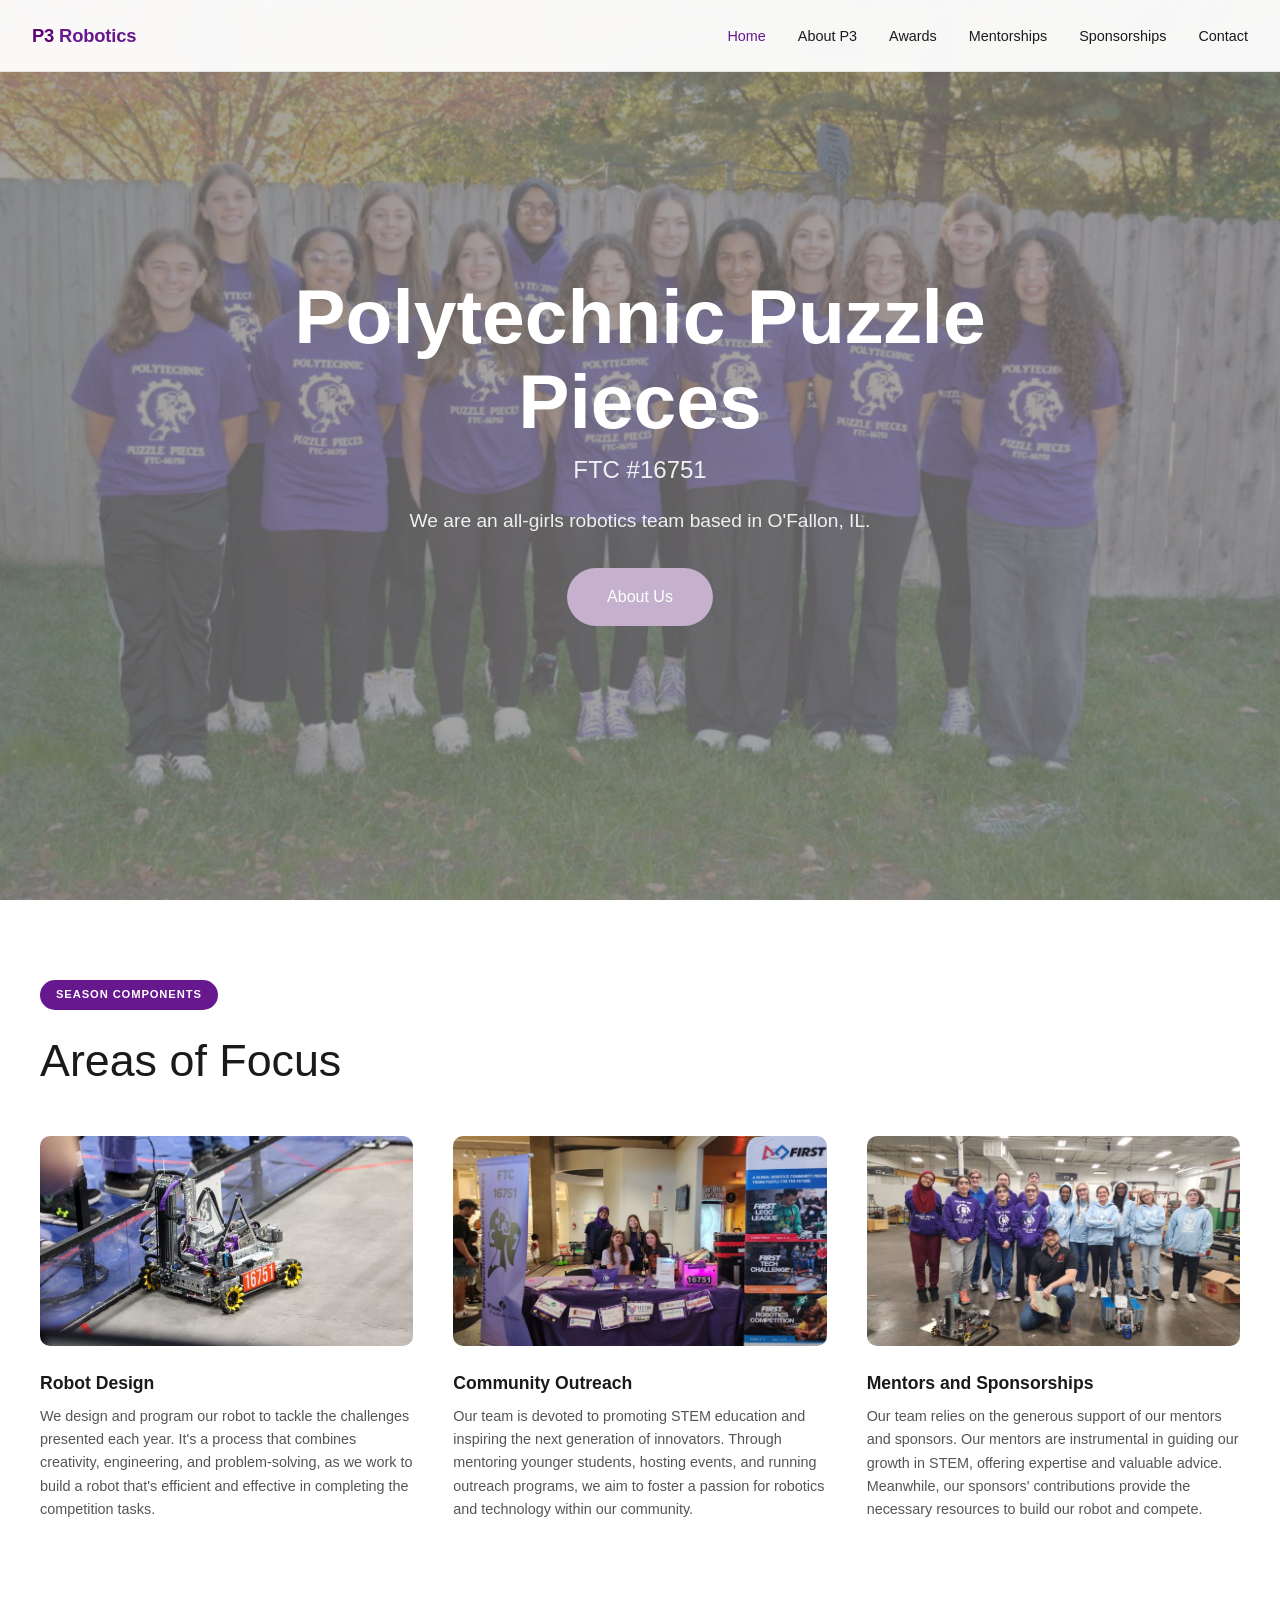
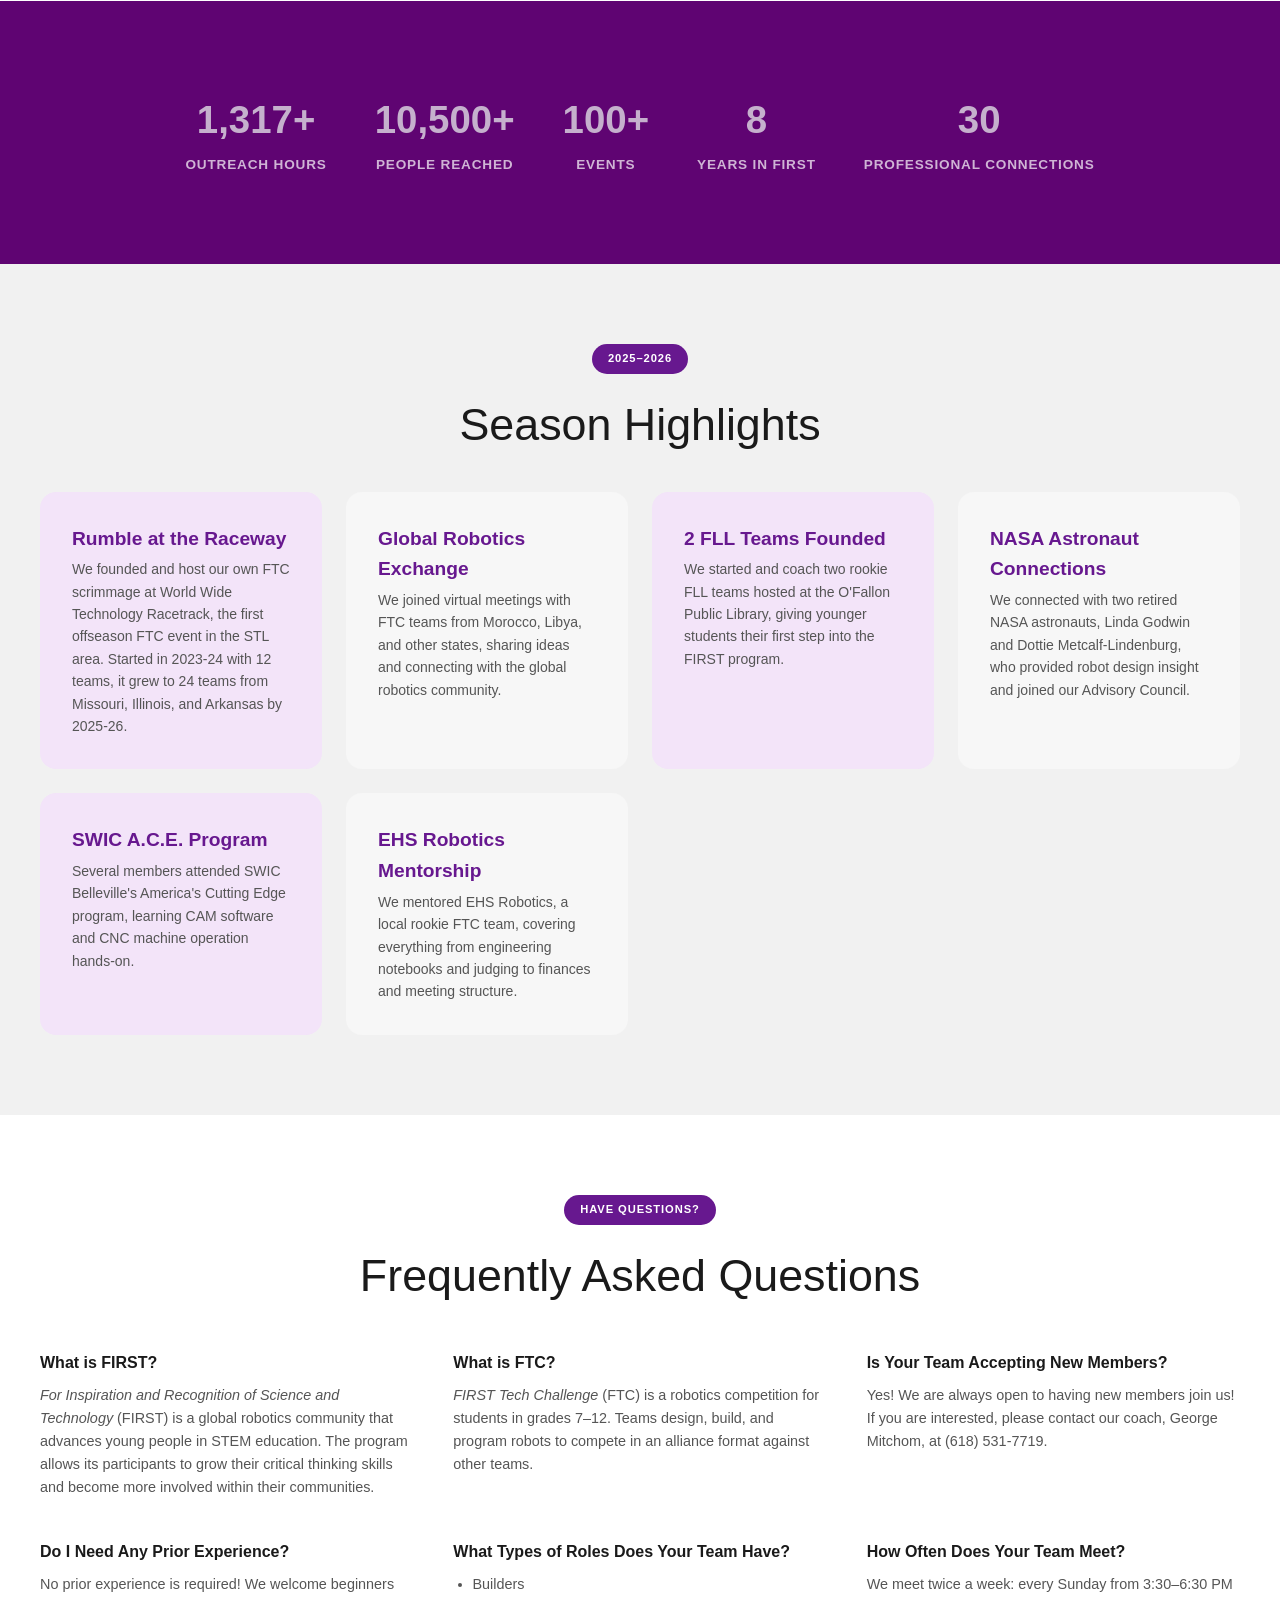
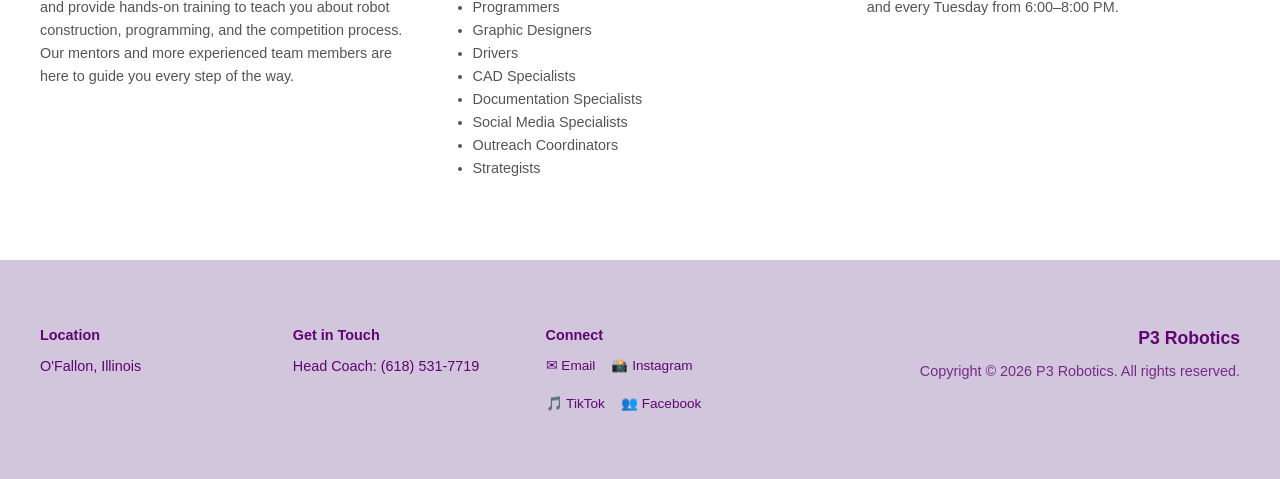
<file: index.html>
<!DOCTYPE html>
<html lang="en">
<head>
  <meta charset="UTF-8">
  <meta name="viewport" content="width=device-width, initial-scale=1.0">
  <title>P3 Robotics – Polytechnic Puzzle Pieces FTC #16751</title>
  <meta name="description" content="We are an all-girls FTC robotics team based in O'Fallon, IL. FTC Team #16751 – Polytechnic Puzzle Pieces.">
  <link rel="stylesheet" href="css/styles.css">
  <style>
    .fade-in { opacity: 0; transform: translateY(24px); transition: opacity 0.6s ease, transform 0.6s ease; }
    .fade-in.visible { opacity: 1; transform: none; }
    .features-img { width: 100%; aspect-ratio: 16/9; object-fit: cover; border-radius: 10px; margin-bottom: 1rem; }
  </style>
</head>
<body>

<nav>
  <a class="nav-logo" href="index.html">P3 <span>Robotics</span></a>
  <ul class="nav-links">
    <li><a href="index.html">Home</a></li>
    <li><a href="about.html">About P3</a></li>
    <li><a href="awards.html">Awards</a></li>
    <li><a href="mentorships.html">Mentorships</a></li>
    <li><a href="sponsorships.html">Sponsorships</a></li>
    <li><a href="contact.html">Contact</a></li>
  </ul>
  <button class="nav-hamburger" aria-label="Menu">
    <span></span><span></span><span></span>
  </button>
</nav>

<!-- HERO -->
<section class="hero">
  <div class="hero-bg"></div>
  <div class="hero-overlay"></div>
  <div class="hero-content">
    <h1>Polytechnic Puzzle Pieces</h1>
    <h2>FTC #16751</h2>
    <p>We are an all-girls robotics team based in O'Fallon, IL.</p>
    <a href="about.html" class="btn btn-purple">About Us</a>
  </div>
</section>

<!-- AREAS OF FOCUS -->
<section class="bg-white">
  <div class="container">
    <div class="fade-in">
      <span class="section-tag">Season Components</span>
      <h2 class="section-title">Areas of Focus</h2>
    </div>
    <div class="features-row fade-in">
      <div class="feature-item">
        <img src="images/5M9A9122-min-edited-1-768x369Robot Design.jpg" alt="Robot Design" class="features-img">
        <h3>Robot Design</h3>
        <p>We design and program our robot to tackle the challenges presented each year. It's a process that combines creativity, engineering, and problem-solving, as we work to build a robot that's efficient and effective in completing the competition tasks.</p>
      </div>
      <div class="feature-item">
        <img src="images/20240607_175105-768x576Community Outreach.jpg" alt="Community Outreach" class="features-img">
        <h3>Community Outreach</h3>
        <p>Our team is devoted to promoting STEM education and inspiring the next generation of innovators. Through mentoring younger students, hosting events, and running outreach programs, we aim to foster a passion for robotics and technology within our community.</p>
      </div>
      <div class="feature-item">
        <img src="images/20241105_144559-768x576Mentors and Sponsorships.jpg" alt="Mentors and Sponsorships" class="features-img">
        <h3>Mentors and Sponsorships</h3>
        <p>Our team relies on the generous support of our mentors and sponsors. Our mentors are instrumental in guiding our growth in STEM, offering expertise and valuable advice. Meanwhile, our sponsors' contributions provide the necessary resources to build our robot and compete.</p>
      </div>
    </div>
  </div>
</section>

<!-- TIMELINE -->
<!-- SEASON OVERVIEW HIDDEN — remove style to restore -->
<section id="timeline" style="display:none">
  <div class="container">
    <div class="fade-in text-center">
      <span class="section-tag">Season Overview</span>
      <h2 class="section-title">Timeline</h2>
    </div>
    <div class="timeline-grid fade-in">
      <!-- Meet 1 -->
      <div class="timeline-card">
        <div class="timeline-meet">Meet 1</div>
        <div class="timeline-venue">Marion High School</div>
        <details>
          <summary>Robot Design</summary>
          <p>Our robot had a spin-take that could collect the artifacts from the floor. We placed vertically-aligned wheels on the interior to assist the artifacts' movement from the back of our robot to the front where they are shot. We added horizontally-aligned wheels so the balls can be shot at the goals with high velocity. We had a Limelight camera on the front that could read April Tags and change our shooting velocity based on distance from the goal.</p>
        </details>
        <details>
          <summary>Autonomous</summary>
          <p>We had a basic program that allowed us to move away from our starting position and park in the Shooting Zone or our Base Zone. Additionally, we had a program that could score 3 preloaded artifacts into the goal, then park.</p>
        </details>
        <details>
          <summary>Performance</summary>
          <p>We won 3 matches. We lost 2 matches.</p>
        </details>
      </div>
      <!-- Meet 2 -->
      <div class="timeline-card gray">
        <div class="timeline-meet">Meet 2</div>
        <div class="timeline-venue">Metro East Lutheran High School</div>
        <details>
          <summary>Robot Design</summary>
          <p>Our robot design still used a spin-take mechanism. We added a new 3D-printed hooded shooting mechanism on the front to improve shooting accuracy. We also upgraded our spin-take with rubber wheels with longer spikes and added a stopper to prevent the artifacts from leaving the shooter too early.</p>
        </details>
        <details>
          <summary>Autonomous</summary>
          <p>We still had a basic parking program and the 3-artifact shoot program, but we also added the option of collecting and scoring 6 artifacts (the 3 preloads and 3 additional from the first spike mark), then parking.</p>
        </details>
        <details>
          <summary>Performance</summary>
          <p>We won 3 matches. We lost 2 matches. We placed 8th overall.</p>
        </details>
      </div>
      <!-- Meet 3 -->
      <div class="timeline-card">
        <div class="timeline-meet">Meet 3</div>
        <div class="timeline-venue">Southwestern Illinois College</div>
        <details>
          <summary>Robot Design</summary>
          <p>Updates coming after Saturday, January 17th, 2026</p>
        </details>
        <details>
          <summary>Autonomous</summary>
          <p>Updates coming after Saturday, January 17th, 2026</p>
        </details>
        <details>
          <summary>Performance</summary>
          <p>Updates coming after Saturday, January 17th, 2026</p>
        </details>
      </div>
      <!-- Qualifier -->
      <div class="timeline-card">
        <div class="timeline-meet">Qualifier</div>
        <div class="timeline-venue">Wesclin Senior High School</div>
        <details>
          <summary>Robot Design</summary>
          <p>Updates coming after Saturday, February 7th, 2026</p>
        </details>
        <details>
          <summary>Autonomous</summary>
          <p>Updates coming after Saturday, February 7th, 2026</p>
        </details>
        <details>
          <summary>Performance</summary>
          <p>Updates coming after Saturday, February 7th, 2026</p>
        </details>
      </div>
      <!-- State -->
      <div class="timeline-card gray">
        <div class="timeline-meet">State</div>
        <div class="timeline-venue">Northern Illinois University</div>
        <details>
          <summary>Robot Design</summary>
          <p>Updates coming if we advance to State</p>
        </details>
        <details>
          <summary>Autonomous</summary>
          <p>Updates coming if we advance to State</p>
        </details>
        <details>
          <summary>Performance</summary>
          <p>Updates coming if we advance to state</p>
        </details>
      </div>
      <!-- Premier Event -->
      <div class="timeline-card">
        <div class="timeline-meet">Premier Event</div>
        <div class="timeline-venue">TBD</div>
        <details>
          <summary>Coming Soon!</summary>
          <p>Updates coming if we advance to State</p>
        </details>
      </div>
    </div>
  </div>
</section>

<!-- STATS BAR -->
<section style="background: var(--purple-dark); color: white;">
  <div class="container fade-in text-center">
    <div style="display:flex; flex-wrap:wrap; justify-content:center; gap:3rem; padding:0.5rem 0;">
      <div>
        <div style="font-size:2.4rem; font-weight:800; color:#c5b0cd;">1,317+</div>
        <div style="font-size:0.85rem; font-weight:600; text-transform:uppercase; letter-spacing:0.06em; color:rgba(255,255,255,0.7); margin-top:0.25rem;">Outreach Hours</div>
      </div>
      <div>
        <div style="font-size:2.4rem; font-weight:800; color:#c5b0cd;">10,500+</div>
        <div style="font-size:0.85rem; font-weight:600; text-transform:uppercase; letter-spacing:0.06em; color:rgba(255,255,255,0.7); margin-top:0.25rem;">People Reached</div>
      </div>
      <div>
        <div style="font-size:2.4rem; font-weight:800; color:#c5b0cd;">100+</div>
        <div style="font-size:0.85rem; font-weight:600; text-transform:uppercase; letter-spacing:0.06em; color:rgba(255,255,255,0.7); margin-top:0.25rem;">Events</div>
      </div>
      <div>
        <div style="font-size:2.4rem; font-weight:800; color:#c5b0cd;">8</div>
        <div style="font-size:0.85rem; font-weight:600; text-transform:uppercase; letter-spacing:0.06em; color:rgba(255,255,255,0.7); margin-top:0.25rem;">Years in FIRST</div>
      </div>
      <div>
        <div style="font-size:2.4rem; font-weight:800; color:#c5b0cd;">30</div>
        <div style="font-size:0.85rem; font-weight:600; text-transform:uppercase; letter-spacing:0.06em; color:rgba(255,255,255,0.7); margin-top:0.25rem;">Professional Connections</div>
      </div>
    </div>
  </div>
</section>

<!-- SEASON HIGHLIGHTS -->
<section style="background: var(--gray-bg);">
  <div class="container">
    <div class="fade-in text-center" style="margin-bottom:2.5rem;">
      <span class="section-tag">2025–2026</span>
      <h2 class="section-title">Season Highlights</h2>
    </div>
    <div class="cards-grid fade-in">
      <div class="card">
        <div class="card-name">Rumble at the Raceway</div>
        <p class="card-bio">We founded and host our own FTC scrimmage at World Wide Technology Racetrack, the first offseason FTC event in the STL area. Started in 2023-24 with 12 teams, it grew to 24 teams from Missouri, Illinois, and Arkansas by 2025-26.</p>
      </div>
      <div class="card card-gray">
        <div class="card-name">Global Robotics Exchange</div>
        <p class="card-bio">We joined virtual meetings with FTC teams from Morocco, Libya, and other states, sharing ideas and connecting with the global robotics community.</p>
      </div>
      <div class="card">
        <div class="card-name">2 FLL Teams Founded</div>
        <p class="card-bio">We started and coach two rookie FLL teams hosted at the O'Fallon Public Library, giving younger students their first step into the FIRST program.</p>
      </div>
      <div class="card card-gray">
        <div class="card-name">NASA Astronaut Connections</div>
        <p class="card-bio">We connected with two retired NASA astronauts, Linda Godwin and Dottie Metcalf-Lindenburg, who provided robot design insight and joined our Advisory Council.</p>
      </div>
      <div class="card">
        <div class="card-name">SWIC A.C.E. Program</div>
        <p class="card-bio">Several members attended SWIC Belleville's America's Cutting Edge program, learning CAM software and CNC machine operation hands-on.</p>
      </div>
      <div class="card card-gray">
        <div class="card-name">EHS Robotics Mentorship</div>
        <p class="card-bio">We mentored EHS Robotics, a local rookie FTC team, covering everything from engineering notebooks and judging to finances and meeting structure.</p>
      </div>
    </div>
  </div>
</section>

<!-- FAQ -->
<section id="faq" class="bg-white">
  <div class="container">
    <div class="fade-in text-center">
      <span class="section-tag">Have Questions?</span>
      <h2 class="section-title">Frequently Asked Questions</h2>
    </div>
    <div class="faq-grid fade-in">
      <div class="faq-item">
        <h3>What is FIRST?</h3>
        <p><em>For Inspiration and Recognition of Science and Technology</em> (FIRST) is a global robotics community that advances young people in STEM education. The program allows its participants to grow their critical thinking skills and become more involved within their communities.</p>
      </div>
      <div class="faq-item">
        <h3>What is FTC?</h3>
        <p><em>FIRST Tech Challenge</em> (FTC) is a robotics competition for students in grades 7–12. Teams design, build, and program robots to compete in an alliance format against other teams.</p>
      </div>
      <div class="faq-item">
        <h3>Is Your Team Accepting New Members?</h3>
        <p>Yes! We are always open to having new members join us! If you are interested, please contact our coach, George Mitchom, at (618) 531-7719.</p>
      </div>
      <div class="faq-item">
        <h3>Do I Need Any Prior Experience?</h3>
        <p>No prior experience is required! We welcome beginners and provide hands-on training to teach you about robot construction, programming, and the competition process. Our mentors and more experienced team members are here to guide you every step of the way.</p>
      </div>
      <div class="faq-item">
        <h3>What Types of Roles Does Your Team Have?</h3>
        <ul>
          <li>Builders</li>
          <li>Programmers</li>
          <li>Graphic Designers</li>
          <li>Drivers</li>
          <li>CAD Specialists</li>
          <li>Documentation Specialists</li>
          <li>Social Media Specialists</li>
          <li>Outreach Coordinators</li>
          <li>Strategists</li>
        </ul>
      </div>
      <div class="faq-item">
        <h3>How Often Does Your Team Meet?</h3>
        <p>We meet twice a week: every Sunday from 3:30–6:30 PM and every Tuesday from 6:00–8:00 PM.</p>
      </div>
    </div>
  </div>
</section>

<!-- FOOTER -->
<footer>
  <div class="footer-inner">
    <div class="footer-col">
      <h4>Location</h4>
      <p>O'Fallon, Illinois</p>
    </div>
    <div class="footer-col">
      <h4>Get in Touch</h4>
      <p>Head Coach: (618) 531-7719</p>
    </div>
    <div class="footer-col">
      <h4>Connect</h4>
      <div class="social-links">
        <a href="mailto:polytechnicpuzzlepieces@gmail.com">✉ Email</a>
        <a href="https://www.instagram.com/polytechnicpuzzlepieces" target="_blank" rel="noopener">📸 Instagram</a>
        <a href="https://www.tiktok.com/@ftc16751" target="_blank" rel="noopener">🎵 TikTok</a>
        <a href="https://www.facebook.com/share/14a7jFLZGd/" target="_blank" rel="noopener">👥 Facebook</a>
      </div>
    </div>
    <div class="footer-col footer-right">
      <div class="footer-brand">P3 Robotics</div>
      <p class="footer-copy">Copyright © 2026 P3 Robotics. All rights reserved.</p>
    </div>
  </div>
</footer>

<script src="js/main.js"></script>
</body>
</html>
</file>
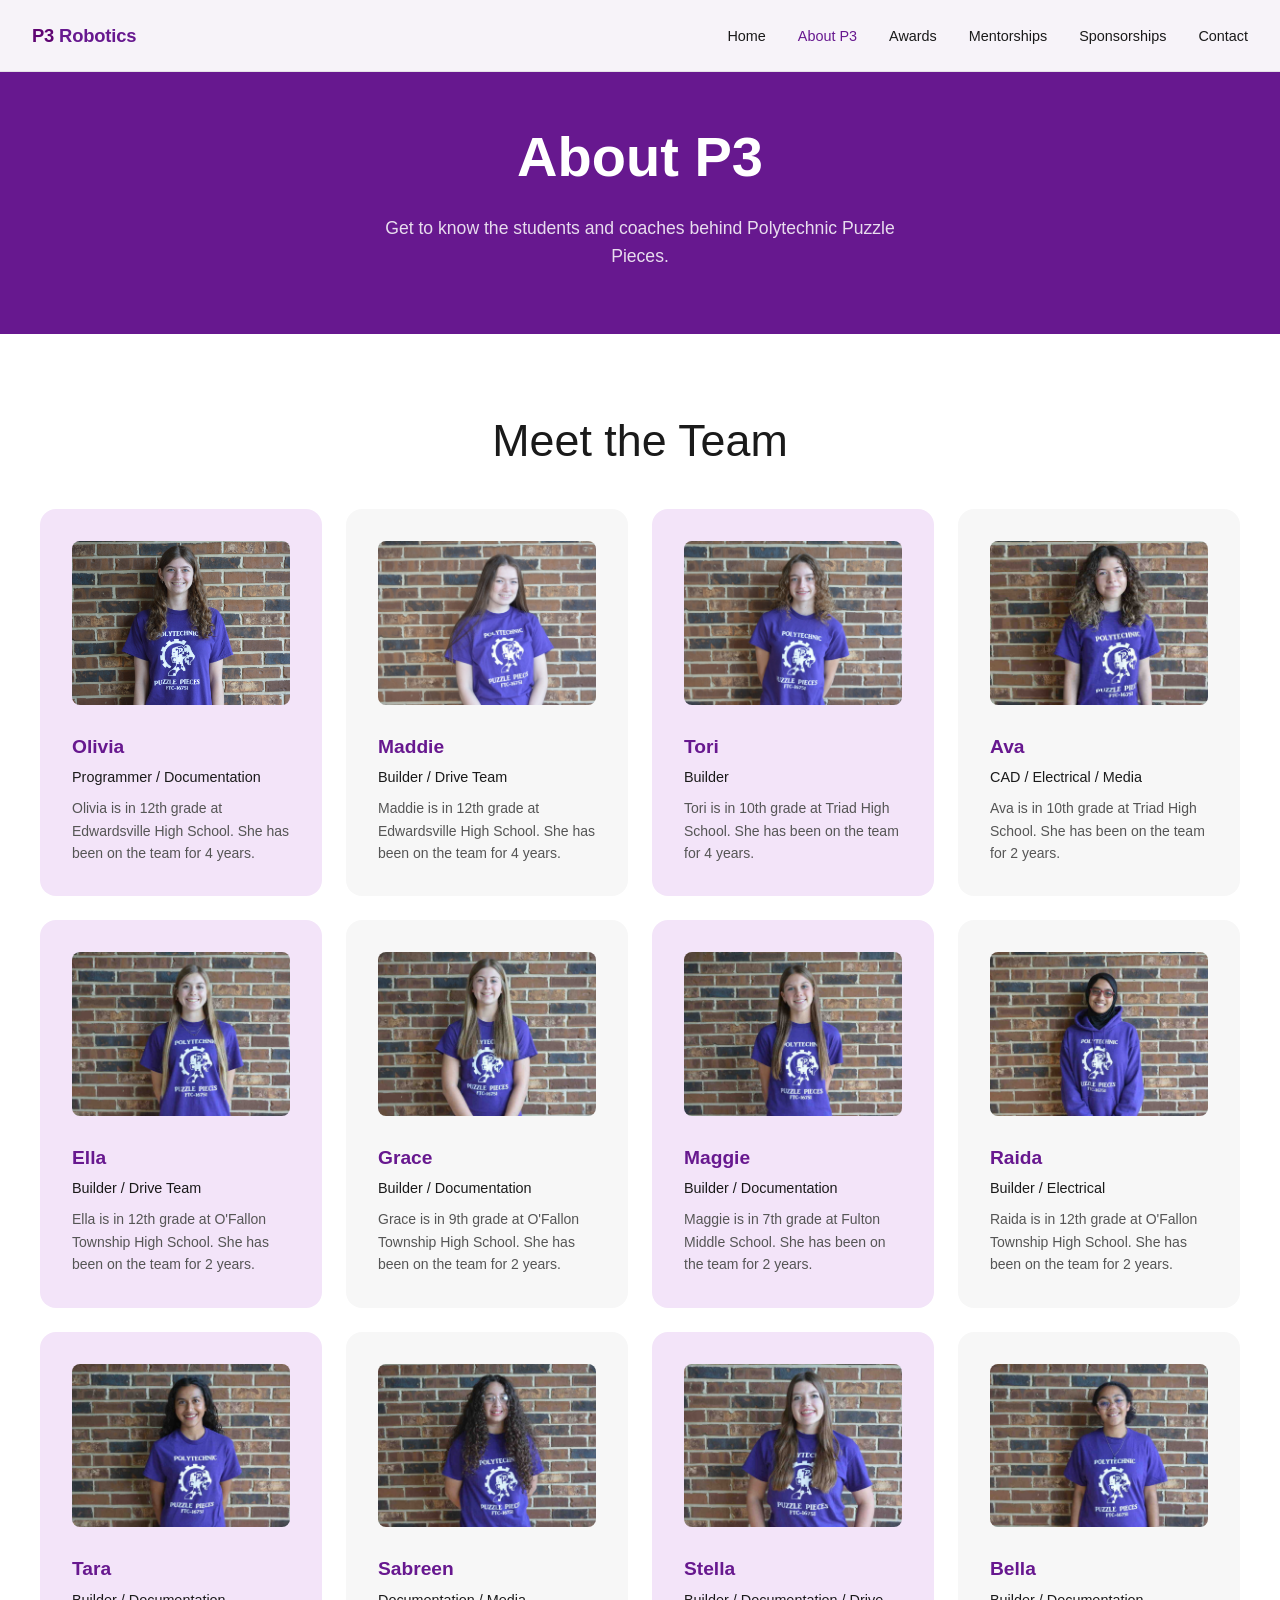
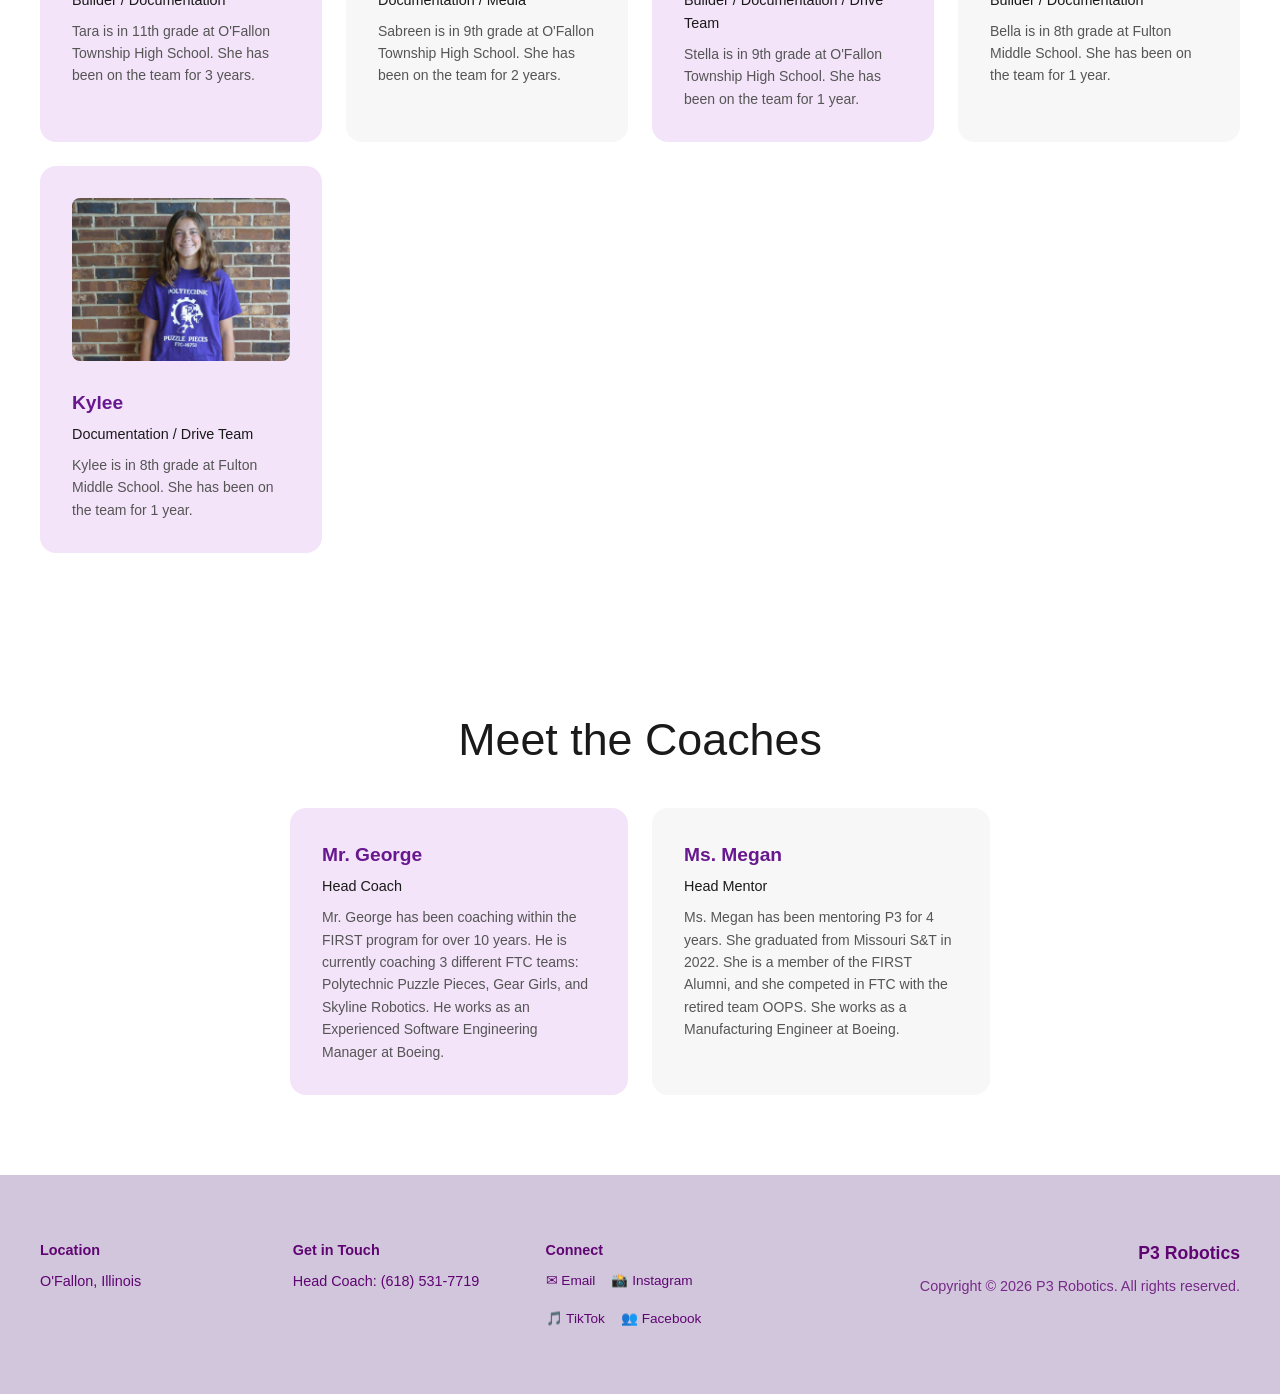
<file: about.html>
<!DOCTYPE html>
<html lang="en">
<head>
  <meta charset="UTF-8">
  <meta name="viewport" content="width=device-width, initial-scale=1.0">
  <title>About P3 – Polytechnic Puzzle Pieces FTC #16751</title>
  <meta name="description" content="Meet the team behind Polytechnic Puzzle Pieces, FTC Team #16751 – an all-girls robotics team from O'Fallon, IL.">
  <link rel="stylesheet" href="css/styles.css">
  <style>
    .fade-in { opacity: 0; transform: translateY(24px); transition: opacity 0.6s ease, transform 0.6s ease; }
    .fade-in.visible { opacity: 1; transform: none; }
  </style>
</head>
<body>

<nav>
  <a class="nav-logo" href="index.html">P3 <span>Robotics</span></a>
  <ul class="nav-links">
    <li><a href="index.html">Home</a></li>
    <li><a href="about.html">About P3</a></li>
    <li><a href="awards.html">Awards</a></li>
    <li><a href="mentorships.html">Mentorships</a></li>
    <li><a href="sponsorships.html">Sponsorships</a></li>
    <li><a href="contact.html">Contact</a></li>
  </ul>
  <button class="nav-hamburger" aria-label="Menu">
    <span></span><span></span><span></span>
  </button>
</nav>

<div class="page-hero">
  <h1>About P3</h1>
  <p>Get to know the students and coaches behind Polytechnic Puzzle Pieces.</p>
</div>

<!-- TEAM MEMBERS -->
<section class="bg-white">
  <div class="container">
    <h2 class="section-title text-center fade-in">Meet the Team</h2>
    <br>

    <div class="team-grid fade-in">
      <div class="card">
        <img src="images/DSC_0043_1900x1267-1.jpg" alt="Olivia">
        <div class="card-name">Olivia</div>
        <div class="card-role">Programmer / Documentation</div>
        <div class="card-bio">Olivia is in 12th grade at Edwardsville High School. She has been on the team for 4 years.</div>
      </div>
      <div class="card card-gray">
        <img src="images/DSC_0030-1-1024x683.jpg" alt="Maddie">
        <div class="card-name">Maddie</div>
        <div class="card-role">Builder / Drive Team</div>
        <div class="card-bio">Maddie is in 12th grade at Edwardsville High School. She has been on the team for 4 years.</div>
      </div>
      <div class="card">
        <img src="images/Adobe-Express-file-1024x683.jpg" alt="Tori">
        <div class="card-name">Tori</div>
        <div class="card-role">Builder</div>
        <div class="card-bio">Tori is in 10th grade at Triad High School. She has been on the team for 4 years.</div>
      </div>
      <div class="card card-gray">
        <img src="images/3_1766965817_DSC_0026_1200x800-edited.jpg" alt="Ava">
        <div class="card-name">Ava</div>
        <div class="card-role">CAD / Electrical / Media</div>
        <div class="card-bio">Ava is in 10th grade at Triad High School. She has been on the team for 2 years.</div>
      </div>
      <div class="card">
        <img src="images/3_1766965994_DSC_0048_1200x800-1024x683.jpg" alt="Ella">
        <div class="card-name">Ella</div>
        <div class="card-role">Builder / Drive Team</div>
        <div class="card-bio">Ella is in 12th grade at O'Fallon Township High School. She has been on the team for 2 years.</div>
      </div>
      <div class="card card-gray">
        <img src="images/3_1766966113_DSC_0046_1200x800-1024x683.jpg" alt="Grace">
        <div class="card-name">Grace</div>
        <div class="card-role">Builder / Documentation</div>
        <div class="card-bio">Grace is in 9th grade at O'Fallon Township High School. She has been on the team for 2 years.</div>
      </div>
      <div class="card">
        <img src="images/3_1766966211_DSC_0045_1200x800-1024x683.jpg" alt="Maggie">
        <div class="card-name">Maggie</div>
        <div class="card-role">Builder / Documentation</div>
        <div class="card-bio">Maggie is in 7th grade at Fulton Middle School. She has been on the team for 2 years.</div>
      </div>
      <div class="card card-gray">
        <img src="images/3_1766966331_DSC_0028_1200x800-1024x683.jpg" alt="Raida">
        <div class="card-name">Raida</div>
        <div class="card-role">Builder / Electrical</div>
        <div class="card-bio">Raida is in 12th grade at O'Fallon Township High School. She has been on the team for 2 years.</div>
      </div>
      <div class="card">
        <img src="images/3_1766966488_DSC_0041_1200x800-1024x683.jpg" alt="Tara">
        <div class="card-name">Tara</div>
        <div class="card-role">Builder / Documentation</div>
        <div class="card-bio">Tara is in 11th grade at O'Fallon Township High School. She has been on the team for 3 years.</div>
      </div>
      <div class="card card-gray">
        <img src="images/3_1766966725_DSC_0038_1200x800-1024x683.jpg" alt="Sabreen">
        <div class="card-name">Sabreen</div>
        <div class="card-role">Documentation / Media</div>
        <div class="card-bio">Sabreen is in 9th grade at O'Fallon Township High School. She has been on the team for 2 years.</div>
      </div>
      <div class="card">
        <img src="images/3_1766966837_DSC_0035_1200x800-1024x683.jpg" alt="Stella">
        <div class="card-name">Stella</div>
        <div class="card-role">Builder / Documentation / Drive Team</div>
        <div class="card-bio">Stella is in 9th grade at O'Fallon Township High School. She has been on the team for 1 year.</div>
      </div>
      <div class="card card-gray">
        <img src="images/3_1766966916_DSC_0036_1200x800-1024x683.jpg" alt="Bella">
        <div class="card-name">Bella</div>
        <div class="card-role">Builder / Documentation</div>
        <div class="card-bio">Bella is in 8th grade at Fulton Middle School. She has been on the team for 1 year.</div>
      </div>
      <div class="card">
        <img src="images/3_1766967024_DSC_0040_1200x800-1024x683.jpg" alt="Kylee">
        <div class="card-name">Kylee</div>
        <div class="card-role">Documentation / Drive Team</div>
        <div class="card-bio">Kylee is in 8th grade at Fulton Middle School. She has been on the team for 1 year.</div>
      </div>
    </div>
  </div>
</section>

<!-- COACHES -->
<section>
  <div class="container">
    <h2 class="section-title text-center fade-in">Meet the Coaches</h2>
    <br>
    <div class="cards-grid fade-in" style="max-width:700px; margin:0 auto;">
      <div class="card">
        <div class="card-name">Mr. George</div>
        <div class="card-role">Head Coach</div>
        <div class="card-bio">Mr. George has been coaching within the FIRST program for over 10 years. He is currently coaching 3 different FTC teams: Polytechnic Puzzle Pieces, Gear Girls, and Skyline Robotics. He works as an Experienced Software Engineering Manager at Boeing.</div>
      </div>
      <div class="card card-gray">
        <div class="card-name">Ms. Megan</div>
        <div class="card-role">Head Mentor</div>
        <div class="card-bio">Ms. Megan has been mentoring P3 for 4 years. She graduated from Missouri S&amp;T in 2022. She is a member of the FIRST Alumni, and she competed in FTC with the retired team OOPS. She works as a Manufacturing Engineer at Boeing.</div>
      </div>
    </div>
  </div>
</section>

<footer>
  <div class="footer-inner">
    <div class="footer-col">
      <h4>Location</h4>
      <p>O'Fallon, Illinois</p>
    </div>
    <div class="footer-col">
      <h4>Get in Touch</h4>
      <p>Head Coach: (618) 531-7719</p>
    </div>
    <div class="footer-col">
      <h4>Connect</h4>
      <div class="social-links">
        <a href="mailto:polytechnicpuzzlepieces@gmail.com">✉ Email</a>
        <a href="https://www.instagram.com/polytechnicpuzzlepieces" target="_blank" rel="noopener">📸 Instagram</a>
        <a href="https://www.tiktok.com/@ftc16751" target="_blank" rel="noopener">🎵 TikTok</a>
        <a href="https://www.facebook.com/share/14a7jFLZGd/" target="_blank" rel="noopener">👥 Facebook</a>
      </div>
    </div>
    <div class="footer-col footer-right">
      <div class="footer-brand">P3 Robotics</div>
      <p class="footer-copy">Copyright © 2026 P3 Robotics. All rights reserved.</p>
    </div>
  </div>
</footer>

<script src="js/main.js"></script>
</body>
</html>
</file>
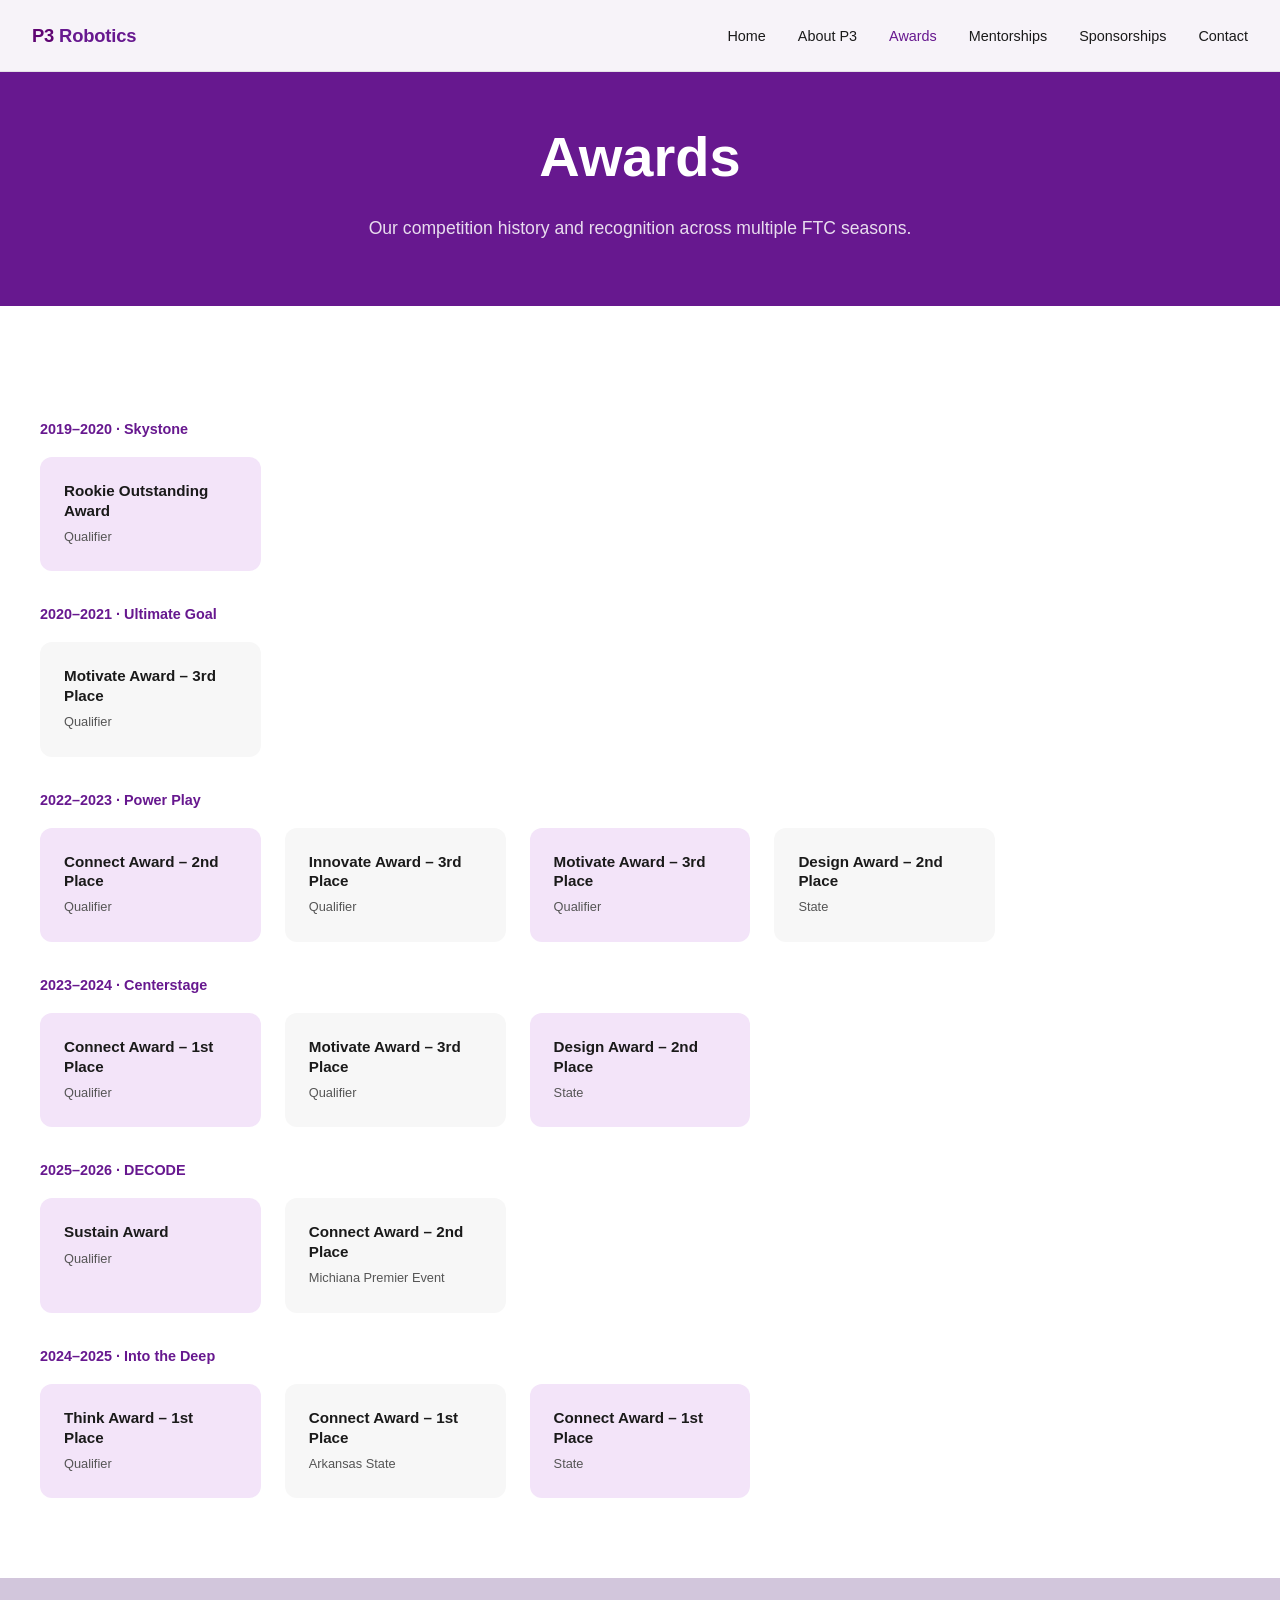
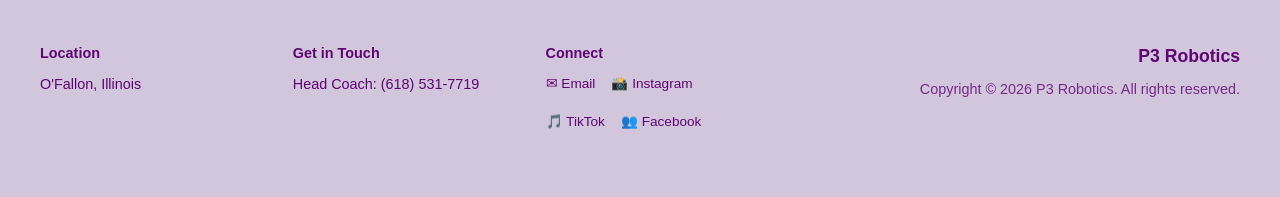
<file: awards.html>
<!DOCTYPE html>
<html lang="en">
<head>
  <meta charset="UTF-8">
  <meta name="viewport" content="width=device-width, initial-scale=1.0">
  <title>Awards – P3 Robotics FTC #16751</title>
  <link rel="stylesheet" href="css/styles.css">
  <style>
    .fade-in { opacity: 0; transform: translateY(24px); transition: opacity 0.6s ease, transform 0.6s ease; }
    .fade-in.visible { opacity: 1; transform: none; }
  </style>
</head>
<body>

<nav>
  <a class="nav-logo" href="index.html">P3 <span>Robotics</span></a>
  <ul class="nav-links">
    <li><a href="index.html">Home</a></li>
    <li><a href="about.html">About P3</a></li>
    <li><a href="awards.html">Awards</a></li>
    <li><a href="mentorships.html">Mentorships</a></li>
    <li><a href="sponsorships.html">Sponsorships</a></li>
    <li><a href="contact.html">Contact</a></li>
  </ul>
  <button class="nav-hamburger" aria-label="Menu">
    <span></span><span></span><span></span>
  </button>
</nav>

<div class="page-hero">
  <h1>Awards</h1>
  <p>Our competition history and recognition across multiple FTC seasons.</p>
</div>

<section class="bg-white">
  <div class="container">

    <p class="award-season fade-in">2019–2020 · Skystone</p>
    <div class="awards-grid fade-in">
      <div class="award-card">
        <div class="award-name">Rookie Outstanding Award</div>
        <div class="award-event">Qualifier</div>
      </div>
    </div>

    <p class="award-season fade-in">2020–2021 · Ultimate Goal</p>
    <div class="awards-grid fade-in">
      <div class="award-card gray">
        <div class="award-name">Motivate Award – 3rd Place</div>
        <div class="award-event">Qualifier</div>
      </div>
    </div>

    <p class="award-season fade-in">2022–2023 · Power Play</p>
    <div class="awards-grid fade-in">
      <div class="award-card">
        <div class="award-name">Connect Award – 2nd Place</div>
        <div class="award-event">Qualifier</div>
      </div>
      <div class="award-card gray">
        <div class="award-name">Innovate Award – 3rd Place</div>
        <div class="award-event">Qualifier</div>
      </div>
      <div class="award-card">
        <div class="award-name">Motivate Award – 3rd Place</div>
        <div class="award-event">Qualifier</div>
      </div>
      <div class="award-card gray">
        <div class="award-name">Design Award – 2nd Place</div>
        <div class="award-event">State</div>
      </div>
    </div>

    <p class="award-season fade-in">2023–2024 · Centerstage</p>
    <div class="awards-grid fade-in">
      <div class="award-card">
        <div class="award-name">Connect Award – 1st Place</div>
        <div class="award-event">Qualifier</div>
      </div>
      <div class="award-card gray">
        <div class="award-name">Motivate Award – 3rd Place</div>
        <div class="award-event">Qualifier</div>
      </div>
      <div class="award-card">
        <div class="award-name">Design Award – 2nd Place</div>
        <div class="award-event">State</div>
      </div>
    </div>

    <p class="award-season fade-in">2025–2026 · DECODE</p>
    <div class="awards-grid fade-in">
      <div class="award-card">
        <div class="award-name">Sustain Award</div>
        <div class="award-event">Qualifier</div>
      </div>
      <div class="award-card gray">
        <div class="award-name">Connect Award – 2nd Place</div>
        <div class="award-event">Michiana Premier Event</div>
      </div>
    </div>

    <p class="award-season fade-in">2024–2025 · Into the Deep</p>
    <div class="awards-grid fade-in">
      <div class="award-card">
        <div class="award-name">Think Award – 1st Place</div>
        <div class="award-event">Qualifier</div>
      </div>
      <div class="award-card gray">
        <div class="award-name">Connect Award – 1st Place</div>
        <div class="award-event">Arkansas State</div>
      </div>
      <div class="award-card">
        <div class="award-name">Connect Award – 1st Place</div>
        <div class="award-event">State</div>
      </div>
    </div>

  </div>
</section>

<footer>
  <div class="footer-inner">
    <div class="footer-col">
      <h4>Location</h4>
      <p>O'Fallon, Illinois</p>
    </div>
    <div class="footer-col">
      <h4>Get in Touch</h4>
      <p>Head Coach: (618) 531-7719</p>
    </div>
    <div class="footer-col">
      <h4>Connect</h4>
      <div class="social-links">
        <a href="mailto:polytechnicpuzzlepieces@gmail.com">✉ Email</a>
        <a href="https://www.instagram.com/polytechnicpuzzlepieces" target="_blank" rel="noopener">📸 Instagram</a>
        <a href="https://www.tiktok.com/@ftc16751" target="_blank" rel="noopener">🎵 TikTok</a>
        <a href="https://www.facebook.com/share/14a7jFLZGd/" target="_blank" rel="noopener">👥 Facebook</a>
      </div>
    </div>
    <div class="footer-col footer-right">
      <div class="footer-brand">P3 Robotics</div>
      <p class="footer-copy">Copyright © 2026 P3 Robotics. All rights reserved.</p>
    </div>
  </div>
</footer>

<script src="js/main.js"></script>
</body>
</html>
</file>
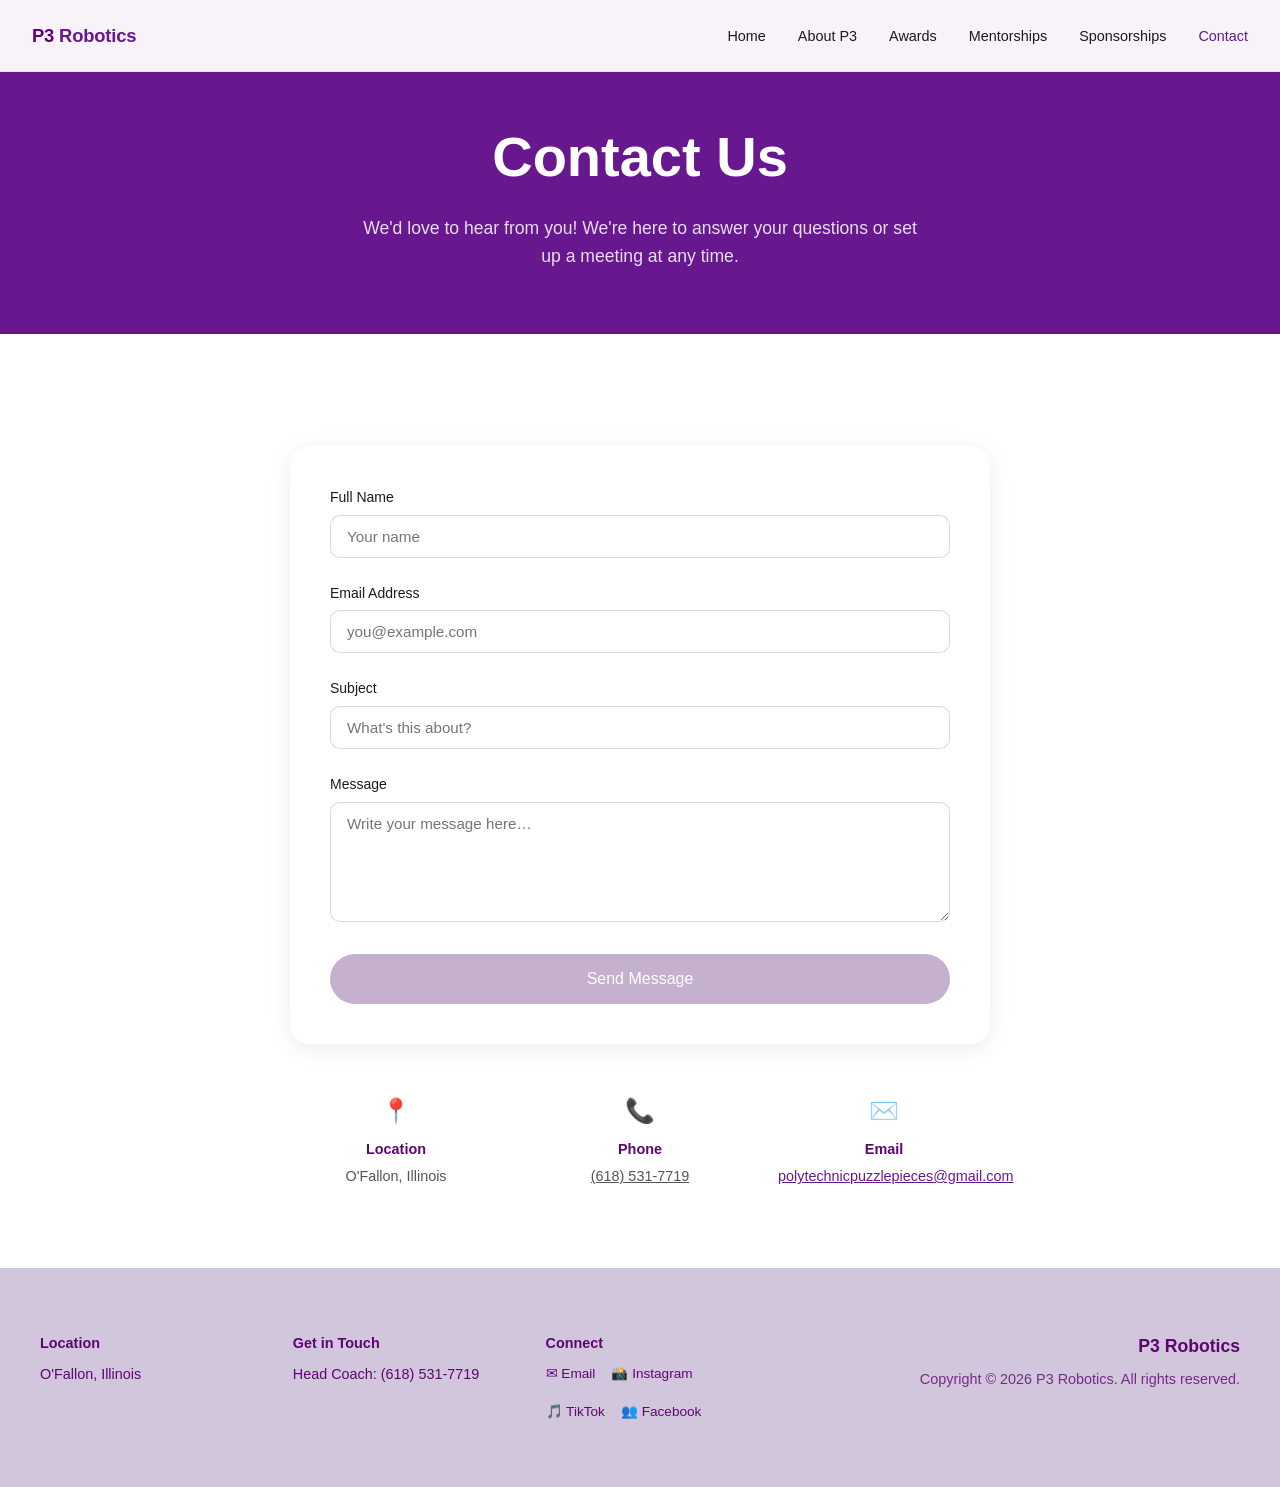
<file: contact.html>
<!DOCTYPE html>
<html lang="en">
<head>
  <meta charset="UTF-8">
  <meta name="viewport" content="width=device-width, initial-scale=1.0">
  <title>Contact – P3 Robotics FTC #16751</title>
  <link rel="stylesheet" href="css/styles.css">
  <style>
    .fade-in { opacity: 0; transform: translateY(24px); transition: opacity 0.6s ease, transform 0.6s ease; }
    .fade-in.visible { opacity: 1; transform: none; }
  </style>
</head>
<body>

<nav>
  <a class="nav-logo" href="index.html">P3 <span>Robotics</span></a>
  <ul class="nav-links">
    <li><a href="index.html">Home</a></li>
    <li><a href="about.html">About P3</a></li>
    <li><a href="awards.html">Awards</a></li>
    <li><a href="mentorships.html">Mentorships</a></li>
    <li><a href="sponsorships.html">Sponsorships</a></li>
    <li><a href="contact.html">Contact</a></li>
  </ul>
  <button class="nav-hamburger" aria-label="Menu">
    <span></span><span></span><span></span>
  </button>
</nav>

<div class="page-hero">
  <h1>Contact Us</h1>
  <p>We'd love to hear from you! We're here to answer your questions or set up a meeting at any time.</p>
</div>

<section class="bg-white">
  <div class="container">
    <div class="contact-form-wrap fade-in">
      <form id="contact-form" action="https://api.web3forms.com/submit" method="POST">
        <input type="hidden" name="access_key" value="e4c93dca-c498-49ed-8147-c08c81edfdf7">
        <input type="hidden" name="subject" value="New Contact - P3 Robotics FTC #16751">
        <input type="hidden" name="redirect" value="false">
        <div class="form-group">
          <label for="name">Full Name</label>
          <input type="text" id="name" name="name" placeholder="Your name" required>
        </div>
        <div class="form-group">
          <label for="email">Email Address</label>
          <input type="email" id="email" name="email" placeholder="you@example.com" required>
        </div>
        <div class="form-group">
          <label for="subject">Subject</label>
          <input type="text" id="subject" name="subject" placeholder="What's this about?" required>
        </div>
        <div class="form-group">
          <label for="message">Message</label>
          <textarea id="message" name="message" placeholder="Write your message here…" required></textarea>
        </div>
        <button type="submit" class="btn btn-purple" style="width:100%;">Send Message</button>
      </form>
      <div class="form-success" id="form-success">
        ✓ Thanks for reaching out! We'll get back to you within a few days.
      </div>
    </div>

    <div class="fade-in" style="display:grid; grid-template-columns:repeat(auto-fit,minmax(200px,1fr)); gap:2rem; max-width:700px; margin:3rem auto 0; text-align:center;">
      <div>
        <div style="font-size:1.5rem; margin-bottom:0.5rem;">📍</div>
        <h4 style="font-size:0.9rem; font-weight:600; color:var(--purple-dark); margin-bottom:0.25rem;">Location</h4>
        <p style="font-size:0.9rem; color:var(--text-faded);">O'Fallon, Illinois</p>
      </div>
      <div>
        <div style="font-size:1.5rem; margin-bottom:0.5rem;">📞</div>
        <h4 style="font-size:0.9rem; font-weight:600; color:var(--purple-dark); margin-bottom:0.25rem;">Phone</h4>
        <p style="font-size:0.9rem; color:var(--text-faded);"><a href="tel:6185317719" style="color:inherit;">(618) 531-7719</a></p>
      </div>
      <div>
        <div style="font-size:1.5rem; margin-bottom:0.5rem;">✉️</div>
        <h4 style="font-size:0.9rem; font-weight:600; color:var(--purple-dark); margin-bottom:0.25rem;">Email</h4>
        <p style="font-size:0.9rem; color:var(--text-faded);"><a href="mailto:polytechnicpuzzlepieces@gmail.com" style="color:var(--purple-primary);">polytechnicpuzzlepieces@gmail.com</a></p>
      </div>
    </div>
  </div>
</section>

<footer>
  <div class="footer-inner">
    <div class="footer-col">
      <h4>Location</h4>
      <p>O'Fallon, Illinois</p>
    </div>
    <div class="footer-col">
      <h4>Get in Touch</h4>
      <p>Head Coach: (618) 531-7719</p>
    </div>
    <div class="footer-col">
      <h4>Connect</h4>
      <div class="social-links">
        <a href="mailto:polytechnicpuzzlepieces@gmail.com">✉ Email</a>
        <a href="https://www.instagram.com/polytechnicpuzzlepieces" target="_blank" rel="noopener">📸 Instagram</a>
        <a href="https://www.tiktok.com/@ftc16751" target="_blank" rel="noopener">🎵 TikTok</a>
        <a href="https://www.facebook.com/share/14a7jFLZGd/" target="_blank" rel="noopener">👥 Facebook</a>
      </div>
    </div>
    <div class="footer-col footer-right">
      <div class="footer-brand">P3 Robotics</div>
      <p class="footer-copy">Copyright © 2026 P3 Robotics. All rights reserved.</p>
    </div>
  </div>
</footer>

<script src="js/main.js"></script>
</body>
</html>
</file>
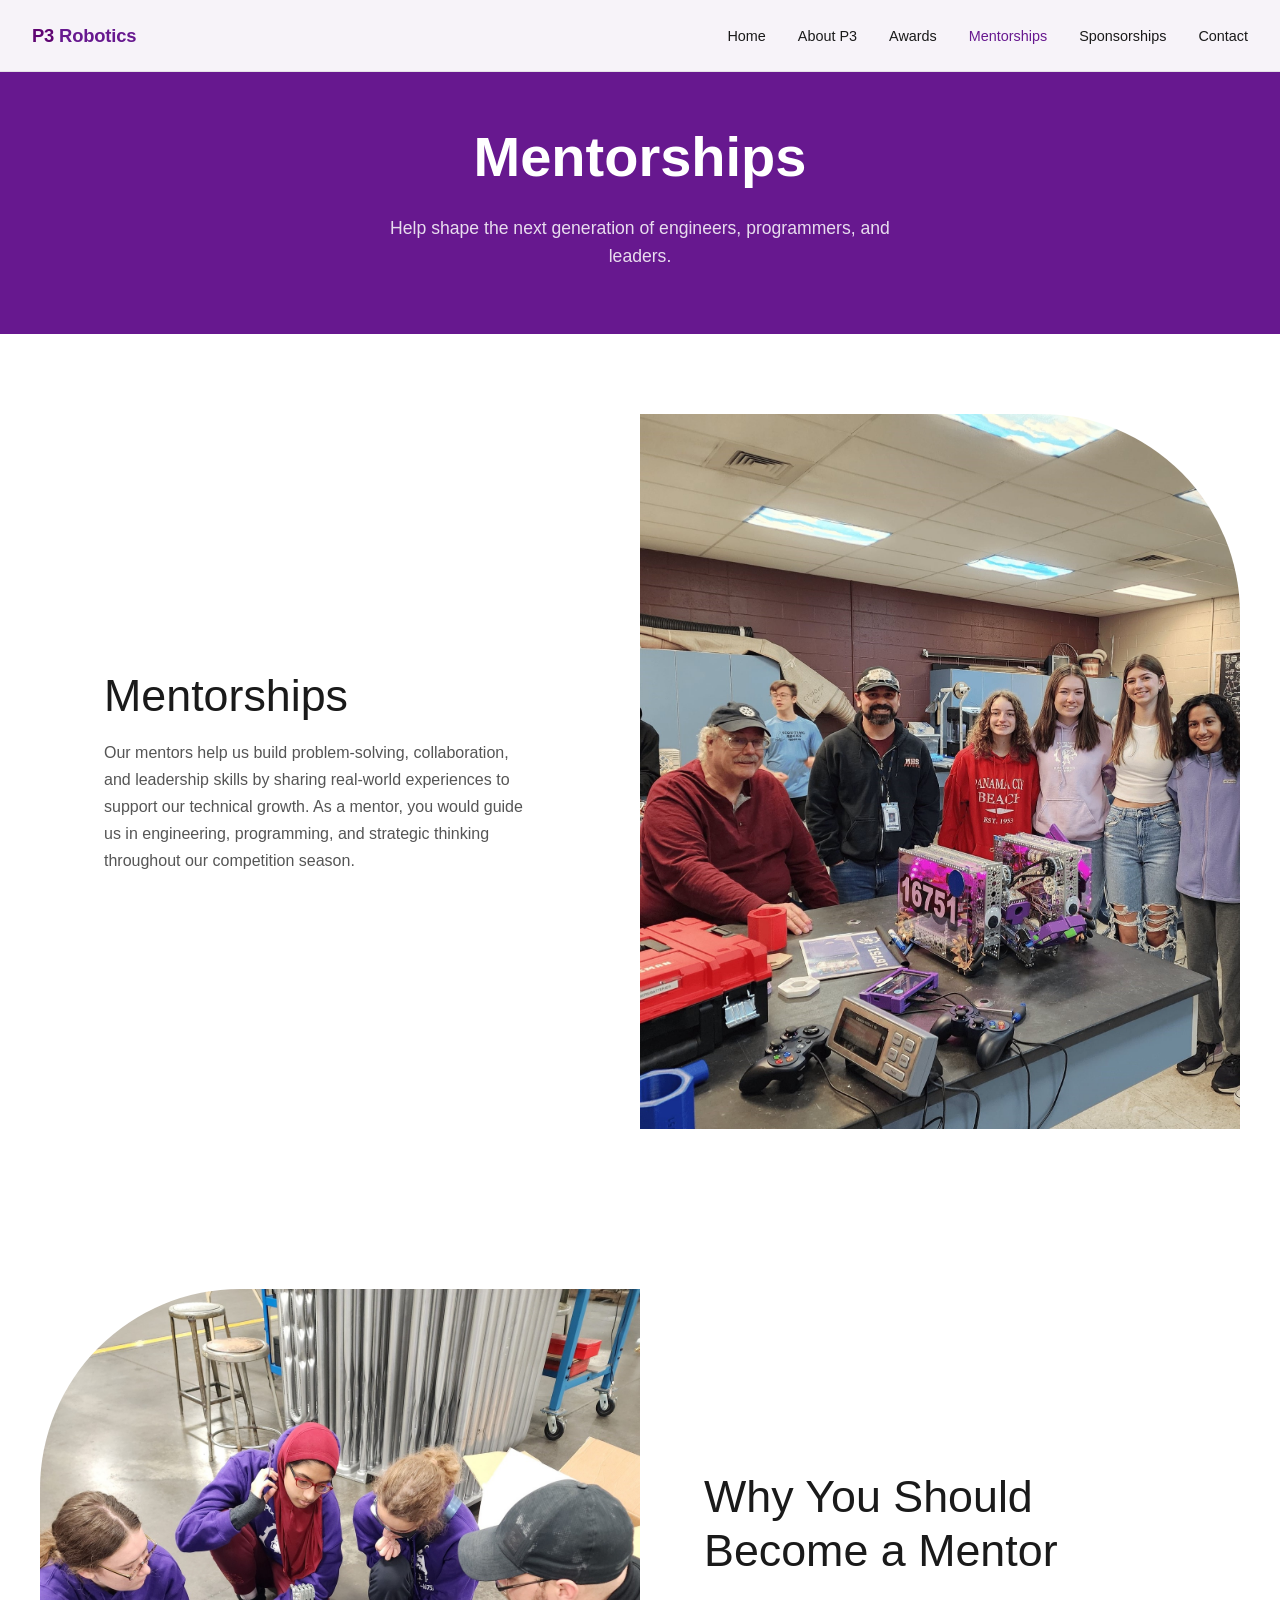
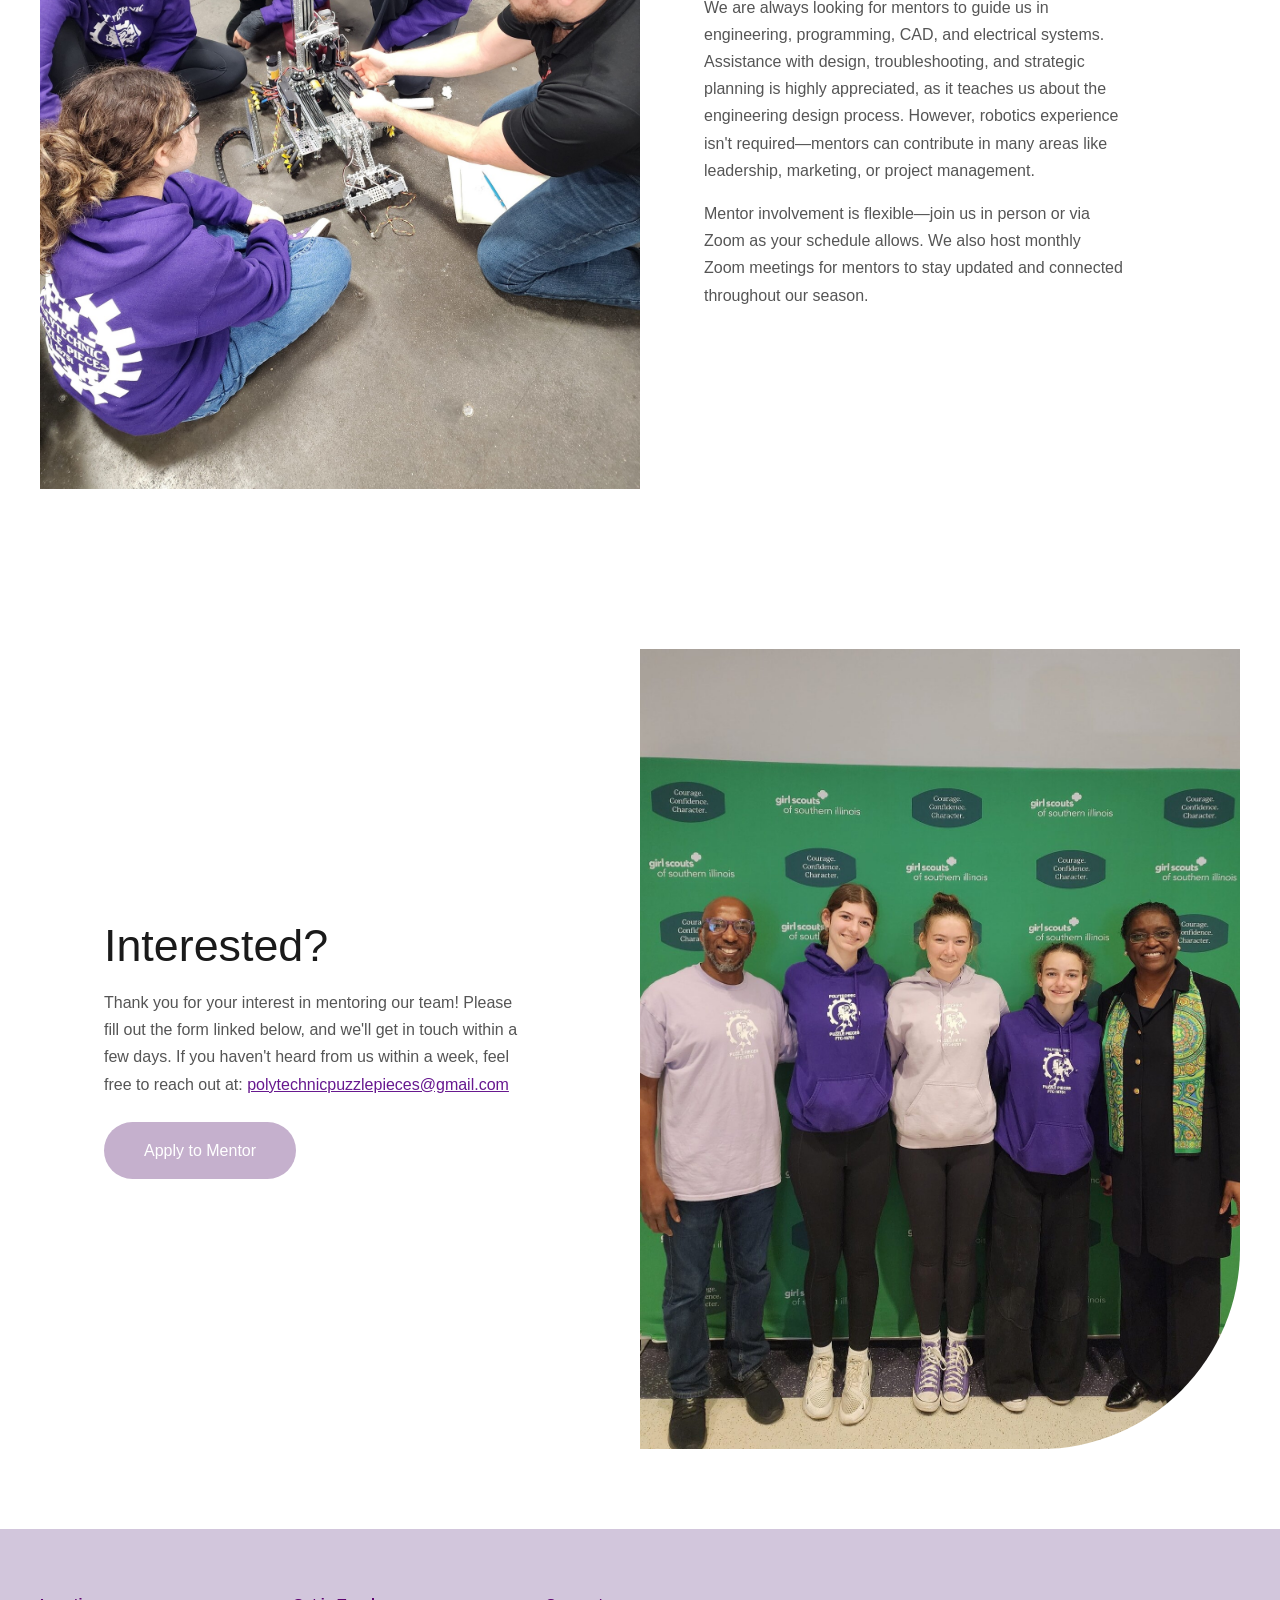
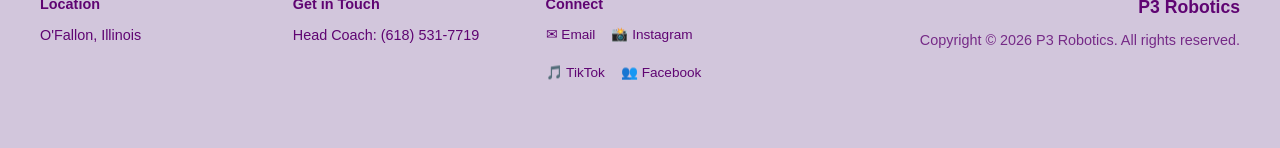
<file: mentorships.html>
<!DOCTYPE html>
<html lang="en">
<head>
  <meta charset="UTF-8">
  <meta name="viewport" content="width=device-width, initial-scale=1.0">
  <title>Mentorships – P3 Robotics FTC #16751</title>
  <link rel="stylesheet" href="css/styles.css">
  <style>
    .fade-in { opacity: 0; transform: translateY(24px); transition: opacity 0.6s ease, transform 0.6s ease; }
    .fade-in.visible { opacity: 1; transform: none; }
    .split-img-wrap { overflow: hidden; min-height: 400px; }
    .split-img-wrap img { width: 100%; height: 100%; object-fit: cover; display: block; min-height: 400px; }
  </style>
</head>
<body>

<nav>
  <a class="nav-logo" href="index.html">P3 <span>Robotics</span></a>
  <ul class="nav-links">
    <li><a href="index.html">Home</a></li>
    <li><a href="about.html">About P3</a></li>
    <li><a href="awards.html">Awards</a></li>
    <li><a href="mentorships.html">Mentorships</a></li>
    <li><a href="sponsorships.html">Sponsorships</a></li>
    <li><a href="contact.html">Contact</a></li>
  </ul>
  <button class="nav-hamburger" aria-label="Menu">
    <span></span><span></span><span></span>
  </button>
</nav>

<div class="page-hero">
  <h1>Mentorships</h1>
  <p>Help shape the next generation of engineers, programmers, and leaders.</p>
</div>

<!-- WHAT WE NEED -->
<section class="bg-white">
  <div class="container">
    <div class="split-section fade-in">
      <div class="split-text">
        <h2 class="section-title">Mentorships</h2>
        <p style="color:var(--text-faded); max-width:420px; line-height:1.7;">Our mentors help us build problem-solving, collaboration, and leadership skills by sharing real-world experiences to support our technical growth. As a mentor, you would guide us in engineering, programming, and strategic thinking throughout our competition season.</p>
      </div>
      <div class="split-img-wrap">
        <img src="images/IMG_1361-1-1-new.jpg" alt="Team working together" class="rounded-tr">
      </div>
    </div>
  </div>
</section>

<!-- WHY MENTOR -->
<section>
  <div class="container">
    <div class="split-section reverse fade-in">
      <div class="split-img-wrap">
        <img src="images/20241105_144137-1.jpg" alt="Mentorship in action" class="rounded-tl">
      </div>
      <div class="split-text">
        <h2 class="section-title">Why You Should Become a Mentor</h2>
        <p style="color:var(--text-faded); max-width:420px; line-height:1.7; margin-bottom:1rem;">We are always looking for mentors to guide us in engineering, programming, CAD, and electrical systems. Assistance with design, troubleshooting, and strategic planning is highly appreciated, as it teaches us about the engineering design process. However, robotics experience isn't required—mentors can contribute in many areas like leadership, marketing, or project management.</p>
        <p style="color:var(--text-faded); max-width:420px; line-height:1.7;">Mentor involvement is flexible—join us in person or via Zoom as your schedule allows. We also host monthly Zoom meetings for mentors to stay updated and connected throughout our season.</p>
      </div>
    </div>
  </div>
</section>

<!-- INTERESTED -->
<section class="bg-white">
  <div class="container">
    <div class="split-section fade-in">
      <div class="split-text">
        <h2 class="section-title">Interested?</h2>
        <p style="color:var(--text-faded); max-width:420px; line-height:1.7; margin-bottom:1.5rem;">Thank you for your interest in mentoring our team! Please fill out the form linked below, and we'll get in touch within a few days. If you haven't heard from us within a week, feel free to reach out at: <a href="mailto:polytechnicpuzzlepieces@gmail.com" style="color:var(--purple-primary);">polytechnicpuzzlepieces@gmail.com</a></p>
        <a href="https://docs.google.com/forms/d/e/1FAIpQLSeWqFRVouoyrwFhIEw5dF2vaF7Wog7ooRKqVR5Mp4YOuDpr0g/viewform?usp=header" target="_blank" rel="noopener" class="btn btn-purple">Apply to Mentor</a>
      </div>
      <div class="split-img-wrap">
        <img src="images/20240406_133454-min-edited.jpg" alt="Team collaboration" class="rounded-br">
      </div>
    </div>
  </div>
</section>

<footer>
  <div class="footer-inner">
    <div class="footer-col">
      <h4>Location</h4>
      <p>O'Fallon, Illinois</p>
    </div>
    <div class="footer-col">
      <h4>Get in Touch</h4>
      <p>Head Coach: (618) 531-7719</p>
    </div>
    <div class="footer-col">
      <h4>Connect</h4>
      <div class="social-links">
        <a href="mailto:polytechnicpuzzlepieces@gmail.com">✉ Email</a>
        <a href="https://www.instagram.com/polytechnicpuzzlepieces" target="_blank" rel="noopener">📸 Instagram</a>
        <a href="https://www.tiktok.com/@ftc16751" target="_blank" rel="noopener">🎵 TikTok</a>
        <a href="https://www.facebook.com/share/14a7jFLZGd/" target="_blank" rel="noopener">👥 Facebook</a>
      </div>
    </div>
    <div class="footer-col footer-right">
      <div class="footer-brand">P3 Robotics</div>
      <p class="footer-copy">Copyright © 2026 P3 Robotics. All rights reserved.</p>
    </div>
  </div>
</footer>

<script src="js/main.js"></script>
</body>
</html>
</file>
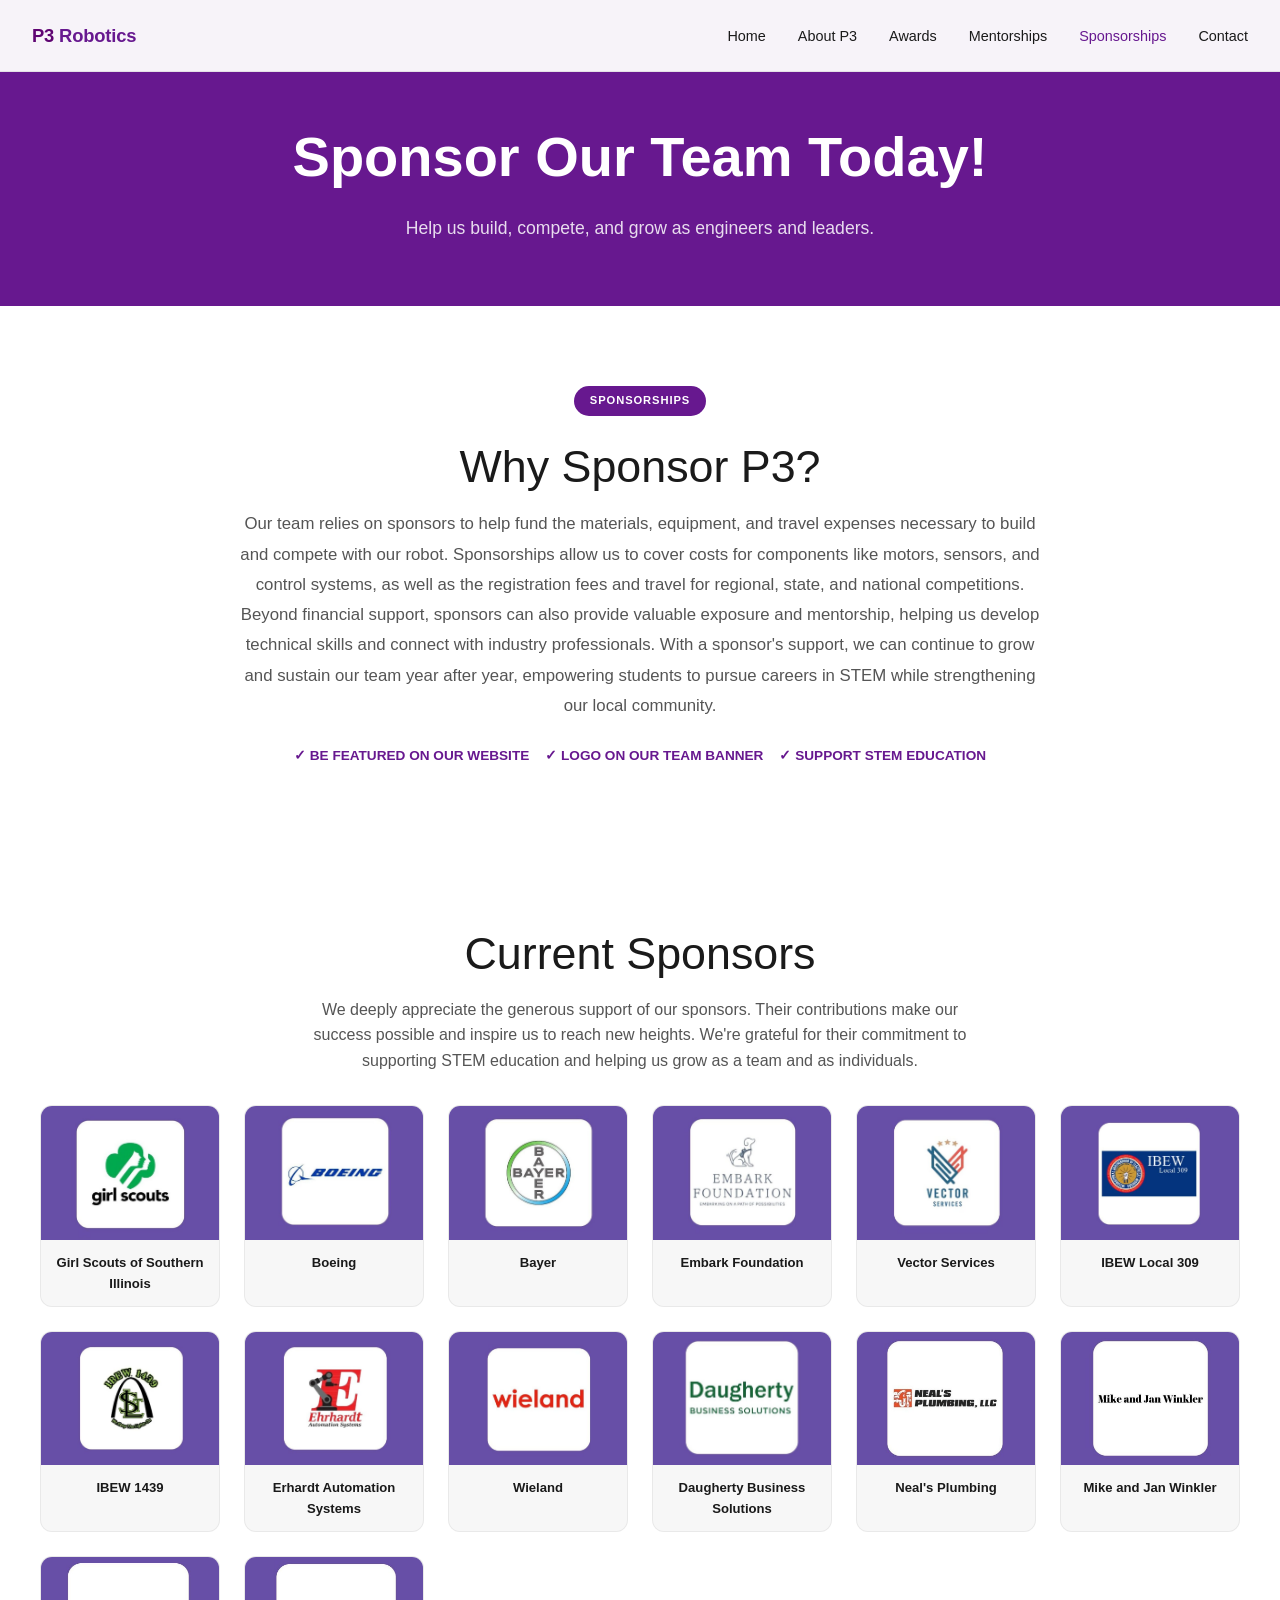
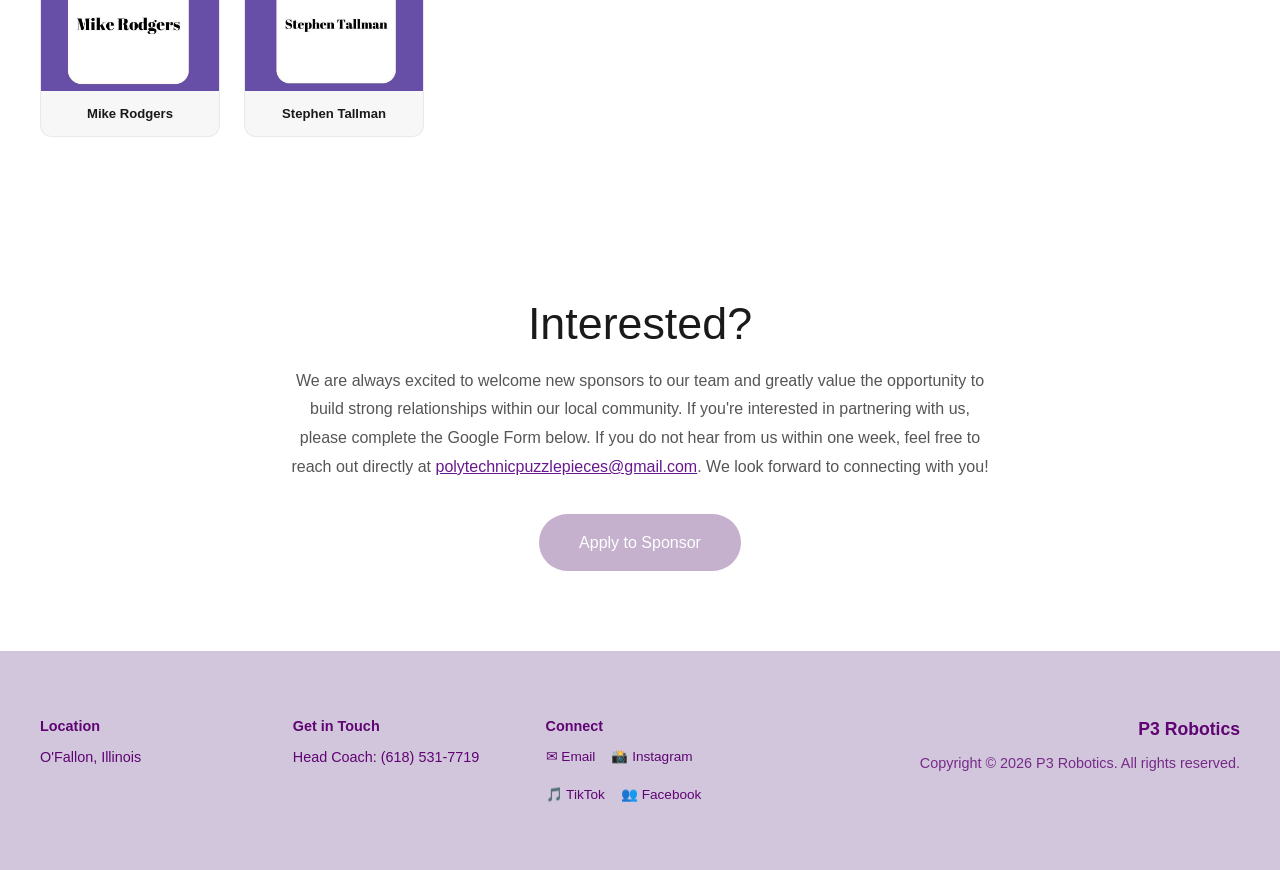
<file: sponsorships.html>
<!DOCTYPE html>
<html lang="en">
<head>
  <meta charset="UTF-8">
  <meta name="viewport" content="width=device-width, initial-scale=1.0">
  <title>Sponsorships – P3 Robotics FTC #16751</title>
  <link rel="stylesheet" href="css/styles.css">
  <style>
    .fade-in { opacity: 0; transform: translateY(24px); transition: opacity 0.6s ease, transform 0.6s ease; }
    .fade-in.visible { opacity: 1; transform: none; }
    .tiers-grid {
      display: grid;
      grid-template-columns: repeat(auto-fit, minmax(220px, 1fr));
      gap: 1.5rem;
      margin-top: 2.5rem;
    }
  </style>
</head>
<body>

<nav>
  <a class="nav-logo" href="index.html">P3 <span>Robotics</span></a>
  <ul class="nav-links">
    <li><a href="index.html">Home</a></li>
    <li><a href="about.html">About P3</a></li>
    <li><a href="awards.html">Awards</a></li>
    <li><a href="mentorships.html">Mentorships</a></li>
    <li><a href="sponsorships.html">Sponsorships</a></li>
    <li><a href="contact.html">Contact</a></li>
  </ul>
  <button class="nav-hamburger" aria-label="Menu">
    <span></span><span></span><span></span>
  </button>
</nav>

<div class="page-hero">
  <h1>Sponsor Our Team Today!</h1>
  <p>Help us build, compete, and grow as engineers and leaders.</p>
</div>

<!-- WHY SPONSOR -->
<section class="bg-white">
  <div class="container">
    <div class="fade-in text-center" style="max-width:800px; margin:0 auto;">
      <span class="section-tag">Sponsorships</span>
      <h2 class="section-title">Why Sponsor P3?</h2>
      <p style="color:var(--text-faded); line-height:1.8; font-size:1.05rem;">Our team relies on sponsors to help fund the materials, equipment, and travel expenses necessary to build and compete with our robot. Sponsorships allow us to cover costs for components like motors, sensors, and control systems, as well as the registration fees and travel for regional, state, and national competitions. Beyond financial support, sponsors can also provide valuable exposure and mentorship, helping us develop technical skills and connect with industry professionals. With a sponsor's support, we can continue to grow and sustain our team year after year, empowering students to pursue careers in STEM while strengthening our local community.</p>

      <div style="display:flex; gap:1rem; flex-wrap:wrap; justify-content:center; margin-top:1.5rem;">
        <span style="font-size:0.85rem; font-weight:600; text-transform:uppercase; color:var(--purple-primary);">✓ Be Featured on Our Website</span>
        <span style="font-size:0.85rem; font-weight:600; text-transform:uppercase; color:var(--purple-primary);">✓ Logo on Our Team Banner</span>
        <span style="font-size:0.85rem; font-weight:600; text-transform:uppercase; color:var(--purple-primary);">✓ Support STEM Education</span>
      </div>
    </div>
  </div>
</section>

<!-- CURRENT SPONSORS -->
<section>
  <div class="container">
    <div class="fade-in text-center">
      <h2 class="section-title">Current Sponsors</h2>
      <p style="color:var(--text-faded); max-width:680px; margin:0 auto 2rem;">We deeply appreciate the generous support of our sponsors. Their contributions make our success possible and inspire us to reach new heights. We're grateful for their commitment to supporting STEM education and helping us grow as a team and as individuals.</p>
    </div>

    <div class="sponsors-grid fade-in">
      <div class="sponsor-card"><img src="images/Untitled-design-1-e1744156671357-edited-4.jpg" alt="Girl Scouts of Southern Illinois"><span>Girl Scouts of Southern Illinois</span></div>
      <div class="sponsor-card"><img src="images/Untitled-design-e1744156171219-edited-1.jpg" alt="Boeing"><span>Boeing</span></div>
      <div class="sponsor-card"><img src="images/Untitled-design-5-e1744158669811-edited-1.jpg" alt="Bayer"><span>Bayer</span></div>
      <div class="sponsor-card"><img src="images/Untitled-design-2-e1744157392937-edited-1.jpg" alt="Embark Foundation"><span>Embark Foundation</span></div>
      <div class="sponsor-card"><img src="images/Untitled-design-3-e1744157914960-edited.jpg" alt="Vector Services"><span>Vector Services</span></div>
      <div class="sponsor-card"><img src="images/Untitled-design-4-e1744158409631-edited.jpg" alt="IBEW Local 309"><span>IBEW Local 309</span></div>
      <div class="sponsor-card"><img src="images/Untitled-design-6-e1744159077673-edited.jpg" alt="IBEW 1439"><span>IBEW 1439</span></div>
      <div class="sponsor-card"><img src="images/Untitled-design-7-e1744159428733-edited.jpg" alt="Erhardt Automation Systems"><span>Erhardt Automation Systems</span></div>
      <div class="sponsor-card"><img src="images/Untitled-design-8-e1744159647528-edited.jpg" alt="Wieland"><span>Wieland</span></div>
      <div class="sponsor-card"><img src="images/Untitled-design-9-e1744160150553-edited.jpg" alt="Daugherty Business Solutions"><span>Daugherty Business Solutions</span></div>
      <div class="sponsor-card"><img src="images/Untitled-design-10-e1744160350108-edited-1.jpg" alt="Neal's Plumbing"><span>Neal's Plumbing</span></div>
      <div class="sponsor-card"><img src="images/Untitled-design-e1744414768113-edited-1.jpg" alt="Mike and Jan Winkler"><span>Mike and Jan Winkler</span></div>
      <div class="sponsor-card"><img src="images/Untitled-design-2-e1744415068513-edited.jpg" alt="Mike Rodgers"><span>Mike Rodgers</span></div>
      <div class="sponsor-card"><img src="images/Untitled-design-3-e1744415239436-edited.jpg" alt="Stephen Tallman"><span>Stephen Tallman</span></div>
    </div>
  </div>
</section>

<!-- INTERESTED -->
<section class="bg-white">
  <div class="container text-center fade-in" style="max-width:700px; margin:0 auto;">
    <h2 class="section-title">Interested?</h2>
    <p style="color:var(--text-faded); line-height:1.8; margin-bottom:2rem;">We are always excited to welcome new sponsors to our team and greatly value the opportunity to build strong relationships within our local community. If you're interested in partnering with us, please complete the Google Form below. If you do not hear from us within one week, feel free to reach out directly at <a href="mailto:polytechnicpuzzlepieces@gmail.com" style="color:var(--purple-primary);">polytechnicpuzzlepieces@gmail.com</a>. We look forward to connecting with you!</p>
    <a href="https://docs.google.com/forms/d/e/1FAIpQLSezND54g0iMn_3n2up6TPVm6S_WVpUVrI56hgvdg9GFUcNgMg/viewform?usp=header" target="_blank" rel="noopener" class="btn btn-purple">Apply to Sponsor</a>
  </div>
</section>

<footer>
  <div class="footer-inner">
    <div class="footer-col">
      <h4>Location</h4>
      <p>O'Fallon, Illinois</p>
    </div>
    <div class="footer-col">
      <h4>Get in Touch</h4>
      <p>Head Coach: (618) 531-7719</p>
    </div>
    <div class="footer-col">
      <h4>Connect</h4>
      <div class="social-links">
        <a href="mailto:polytechnicpuzzlepieces@gmail.com">✉ Email</a>
        <a href="https://www.instagram.com/polytechnicpuzzlepieces" target="_blank" rel="noopener">📸 Instagram</a>
        <a href="https://www.tiktok.com/@ftc16751" target="_blank" rel="noopener">🎵 TikTok</a>
        <a href="https://www.facebook.com/share/14a7jFLZGd/" target="_blank" rel="noopener">👥 Facebook</a>
      </div>
    </div>
    <div class="footer-col footer-right">
      <div class="footer-brand">P3 Robotics</div>
      <p class="footer-copy">Copyright © 2026 P3 Robotics. All rights reserved.</p>
    </div>
  </div>
</footer>

<script src="js/main.js"></script>
</body>
</html>
</file>
<file: css/styles.css>
:root {
  --purple-dark: #5f0472;
  --purple-primary: #67188f;
  --purple-mid: #c5b0cd;
  --purple-light: #d2c6dc;
  --purple-pale: #f3e4f9;
  --gray-light: #f7f7f7;
  --gray-bg: #f1f1f1;
  --text-dark: #1a1a1a;
  --text-faded: #555;
  --white: #ffffff;
  --nav-height: 72px;
}

* { box-sizing: border-box; margin: 0; padding: 0; }

html { scroll-behavior: smooth; }

body {
  font-family: -apple-system, BlinkMacSystemFont, "Segoe UI", Roboto, sans-serif;
  color: var(--text-dark);
  line-height: 1.6;
}

/* ── NAV ── */
nav {
  position: fixed;
  top: 0; left: 0; right: 0;
  height: var(--nav-height);
  background: rgba(255,255,255,0.95);
  backdrop-filter: blur(8px);
  display: flex;
  align-items: center;
  justify-content: space-between;
  padding: 0 2rem;
  z-index: 100;
  border-bottom: 1px solid rgba(0,0,0,0.08);
}

.nav-logo {
  font-size: 1.15rem;
  font-weight: 700;
  color: var(--purple-dark);
  text-decoration: none;
  letter-spacing: -0.01em;
}

.nav-logo span { color: var(--purple-primary); }

.nav-links {
  display: flex;
  gap: 2rem;
  list-style: none;
}

.nav-links a {
  text-decoration: none;
  color: var(--text-dark);
  font-size: 0.9rem;
  font-weight: 500;
  transition: color 0.2s;
}

.nav-links a:hover,
.nav-links a.active { color: var(--purple-primary); }

.nav-hamburger {
  display: none;
  flex-direction: column;
  gap: 5px;
  cursor: pointer;
  background: none;
  border: none;
  padding: 4px;
}

.nav-hamburger span {
  display: block;
  width: 24px;
  height: 2px;
  background: var(--text-dark);
  transition: all 0.3s;
}

/* ── HERO ── */
.hero {
  min-height: 100vh;
  position: relative;
  display: flex;
  align-items: center;
  justify-content: center;
  overflow: hidden;
}

.hero-bg {
  position: absolute;
  inset: 0;
  background-size: cover;
  background-position: center;
  background-image: url('../images/1_1766967297_DSC_0050_1200x800-1024x683.jpg');
}

.hero-overlay {
  position: absolute;
  inset: 0;
  background: rgba(127, 125, 123, 0.7);
}

.hero-content {
  position: relative;
  z-index: 1;
  text-align: center;
  color: white;
  padding: 2rem;
  max-width: 800px;
}

.hero-content h1 {
  font-size: clamp(2.5rem, 6vw, 5rem);
  font-weight: 700;
  line-height: 1.1;
  margin-bottom: 0.5rem;
}

.hero-content h2 {
  font-size: 1.5rem;
  font-weight: 400;
  margin-bottom: 1rem;
  opacity: 0.9;
}

.hero-content p {
  font-size: 1.2rem;
  margin-bottom: 2rem;
  opacity: 0.9;
}

/* ── BUTTONS ── */
.btn {
  display: inline-block;
  padding: 16px 40px;
  border-radius: 100px;
  font-weight: 500;
  font-size: 1rem;
  text-decoration: none;
  transition: opacity 0.2s, transform 0.2s;
  cursor: pointer;
  border: none;
}

.btn:hover { opacity: 0.85; transform: translateY(-1px); }

.btn-purple { background: var(--purple-mid); color: white; }
.btn-dark { background: var(--purple-dark); color: white; }
.btn-outline {
  background: transparent;
  border: 2px solid var(--purple-dark);
  color: var(--purple-dark);
}

/* ── SECTIONS ── */
section { padding: 5rem 2rem; }

.container {
  max-width: 1200px;
  margin: 0 auto;
}

.section-tag {
  display: inline-block;
  background: var(--purple-primary);
  color: white;
  font-size: 0.7rem;
  font-weight: 600;
  text-transform: uppercase;
  letter-spacing: 0.08em;
  padding: 6px 16px;
  border-radius: 100px;
  margin-bottom: 1.5rem;
}

.section-title {
  font-size: clamp(1.8rem, 4vw, 2.8rem);
  font-weight: 500;
  color: var(--text-dark);
  margin-bottom: 1rem;
  line-height: 1.2;
}

.section-subtitle {
  font-size: 1.05rem;
  color: var(--text-faded);
  max-width: 600px;
  margin: 0 auto 3rem;
}

.text-center { text-align: center; }

/* ── CARDS GRID ── */
.cards-grid {
  display: grid;
  grid-template-columns: repeat(auto-fit, minmax(280px, 1fr));
  gap: 1.5rem;
}

.card {
  background: var(--purple-pale);
  border-radius: 16px;
  padding: 2rem;
  transition: transform 0.2s;
}

.card:hover { transform: translateY(-3px); }

.card-gray { background: var(--gray-light); }

.card img {
  width: 100%;
  aspect-ratio: 4/3;
  object-fit: cover;
  border-radius: 8px;
  margin-bottom: 1.2rem;
}

.card-name {
  font-size: 1.2rem;
  font-weight: 700;
  color: var(--purple-primary);
  margin-bottom: 0.25rem;
}

.card-role {
  font-size: 0.9rem;
  font-weight: 500;
  color: var(--text-dark);
  margin-bottom: 0.5rem;
}

.card-bio {
  font-size: 0.875rem;
  color: var(--text-faded);
}

/* ── FEATURES ROW ── */
.features-row {
  display: grid;
  grid-template-columns: repeat(auto-fit, minmax(240px, 1fr));
  gap: 2.5rem;
  margin-top: 3rem;
}

.feature-item h3 {
  font-size: 1.1rem;
  font-weight: 600;
  margin-bottom: 0.5rem;
}

.feature-item p { font-size: 0.9rem; color: var(--text-faded); }

.feature-item img {
  width: 100%;
  aspect-ratio: 16/9;
  object-fit: cover;
  border-radius: 10px;
  margin-bottom: 1rem;
}

/* ── TIMELINE ── */
.timeline-grid {
  display: grid;
  grid-template-columns: repeat(3, 1fr);
  gap: 4px;
  margin-top: 2rem;
}

.timeline-card {
  background: var(--purple-pale);
  padding: 1.5rem;
}

.timeline-card.gray { background: var(--gray-bg); }

.timeline-card:first-child { border-radius: 20px 0 0 0; }
.timeline-card:nth-child(3) { border-radius: 0 20px 0 0; }
.timeline-card:nth-child(4) { border-radius: 0 0 0 20px; }
.timeline-card:last-child { border-radius: 0 0 20px 0; }

.timeline-meet {
  font-size: 1.1rem;
  font-weight: 300;
  letter-spacing: 0.1em;
  color: var(--purple-primary);
  margin-bottom: 0.4rem;
}

.timeline-venue {
  font-size: 0.95rem;
  font-weight: 500;
  margin-bottom: 1rem;
}

.timeline-card details {
  margin-bottom: 0.5rem;
}

.timeline-card summary {
  font-size: 0.85rem;
  font-weight: 600;
  cursor: pointer;
  padding: 4px 0;
  color: var(--text-dark);
  list-style: none;
  display: flex;
  align-items: center;
  gap: 0.4rem;
}

.timeline-card summary::before {
  content: '▶';
  font-size: 0.6rem;
  transition: transform 0.2s;
}

.timeline-card details[open] summary::before { transform: rotate(90deg); }

.timeline-card details p {
  font-size: 0.82rem;
  color: var(--text-faded);
  margin-top: 0.4rem;
  padding-left: 1rem;
  line-height: 1.5;
}

/* ── FAQ ── */
.faq-grid {
  display: grid;
  grid-template-columns: repeat(auto-fit, minmax(280px, 1fr));
  gap: 2.5rem;
  margin-top: 3rem;
}

.faq-item h3 {
  font-size: 1rem;
  font-weight: 600;
  margin-bottom: 0.5rem;
}

.faq-item p, .faq-item ul {
  font-size: 0.9rem;
  color: var(--text-faded);
}

.faq-item ul { padding-left: 1.2rem; }

/* ── FOOTER ── */
footer {
  background: var(--purple-light);
  padding: 4rem 2rem;
}

.footer-inner {
  max-width: 1200px;
  margin: 0 auto;
  display: grid;
  grid-template-columns: 1fr 1fr 1fr 2fr;
  gap: 2rem;
  align-items: start;
}

.footer-col h4 {
  font-size: 0.9rem;
  font-weight: 600;
  color: var(--purple-dark);
  margin-bottom: 0.5rem;
}

.footer-col p, .footer-col a {
  font-size: 0.9rem;
  color: var(--purple-dark);
  text-decoration: none;
}

.social-links {
  display: flex;
  gap: 1rem;
  flex-wrap: wrap;
  margin-top: 0.5rem;
}

.social-links a {
  color: var(--purple-dark);
  font-size: 0.85rem;
  text-decoration: none;
  display: flex;
  align-items: center;
  gap: 4px;
  transition: opacity 0.2s;
}

.social-links a:hover { opacity: 0.7; }

.footer-right {
  text-align: right;
}

.footer-brand {
  font-size: 1.1rem;
  font-weight: 700;
  color: var(--purple-dark);
  margin-bottom: 0.5rem;
}

.footer-copy {
  font-size: 0.8rem;
  color: var(--purple-dark);
  opacity: 0.8;
}

/* ── PAGE HERO (non-home) ── */
.page-hero {
  background: var(--purple-primary);
  color: white;
  text-align: center;
  padding: 7rem 2rem 4rem;
}

.page-hero h1 {
  font-size: clamp(2rem, 5vw, 3.5rem);
  font-weight: 700;
  margin-bottom: 0.75rem;
}

.page-hero p {
  font-size: 1.1rem;
  opacity: 0.85;
  max-width: 560px;
  margin: 0 auto;
}

/* ── ABOUT TEAM SECTION ── */
.team-grid {
  display: grid;
  grid-template-columns: repeat(auto-fit, minmax(260px, 1fr));
  gap: 1.5rem;
}

/* ── AWARDS ── */
.awards-grid {
  display: grid;
  grid-template-columns: repeat(auto-fill, minmax(220px, 1fr));
  gap: 1.5rem;
}

.award-card {
  background: var(--purple-pale);
  border-radius: 12px;
  padding: 1.5rem;
}

.award-card.gray { background: var(--gray-light); }

.award-name {
  font-size: 0.95rem;
  font-weight: 600;
  margin-bottom: 0.4rem;
  line-height: 1.3;
}

.award-event {
  font-size: 0.8rem;
  color: var(--text-faded);
}

.award-season {
  font-size: 0.9rem;
  font-weight: 700;
  color: var(--purple-primary);
  margin: 2rem 0 1rem;
}

/* ── CONTACT ── */
.contact-form-wrap {
  background: white;
  border-radius: 20px;
  padding: 2.5rem;
  box-shadow: 0 4px 24px rgba(0,0,0,0.08);
  max-width: 700px;
  margin: 2rem auto 0;
}

.form-group { margin-bottom: 1.5rem; }

.form-group label {
  display: block;
  font-size: 0.875rem;
  font-weight: 500;
  margin-bottom: 0.4rem;
  color: var(--text-dark);
}

.form-group input,
.form-group textarea,
.form-group select {
  width: 100%;
  padding: 12px 16px;
  border: 1px solid rgba(0,0,0,0.15);
  border-radius: 10px;
  font-size: 0.95rem;
  font-family: inherit;
  color: var(--text-dark);
  transition: border-color 0.2s;
  outline: none;
}

.form-group input:focus,
.form-group textarea:focus {
  border-color: var(--purple-primary);
  box-shadow: 0 0 0 3px rgba(103, 24, 143, 0.1);
}

.form-group textarea { resize: vertical; min-height: 120px; }

.form-success {
  display: none;
  background: #e8f5e9;
  color: #2e7d32;
  border-radius: 10px;
  padding: 1rem 1.5rem;
  margin-top: 1rem;
  font-weight: 500;
}

/* ── MENTORSHIP PAGE ── */
.split-section {
  display: grid;
  grid-template-columns: 1fr 1fr;
  gap: 0;
  align-items: center;
}

.split-section .split-text {
  padding: 4rem;
}

.split-section .split-img img {
  width: 100%;
  height: 100%;
  object-fit: cover;
  display: block;
}

.split-section.reverse .split-text { order: 2; }
.split-section.reverse .split-img { order: 1; }

.rounded-tr { border-radius: 0 200px 0 0; }
.rounded-tl { border-radius: 200px 0 0 0; }
.rounded-br { border-radius: 0 0 200px 0; }

/* ── SPONSORSHIP TIERS ── */
.tier-card {
  border: 2px solid var(--purple-pale);
  border-radius: 16px;
  padding: 2rem;
  text-align: center;
}

.tier-card.featured {
  border-color: var(--purple-primary);
  background: var(--purple-pale);
}

.tier-name {
  font-size: 1.3rem;
  font-weight: 700;
  color: var(--purple-primary);
  margin-bottom: 1.5rem;
}

.tier-benefits {
  list-style: none;
  text-align: left;
  font-size: 0.9rem;
  color: var(--text-faded);
}

.tier-benefits li {
  padding: 0.4rem 0;
  display: flex;
  gap: 0.5rem;
  align-items: flex-start;
}

.tier-benefits li::before {
  content: '✓';
  color: var(--purple-primary);
  font-weight: 700;
  flex-shrink: 0;
}

.sponsors-grid {
  display: grid;
  grid-template-columns: repeat(auto-fill, minmax(160px, 1fr));
  gap: 1.5rem;
  margin-top: 2rem;
}

.sponsor-card {
  background: var(--gray-light);
  border-radius: 12px;
  overflow: hidden;
  text-align: center;
  border: 1px solid rgba(0,0,0,0.06);
  display: flex;
  flex-direction: column;
}

.sponsor-card img {
  width: 100%;
  aspect-ratio: 4/3;
  object-fit: cover;
  display: block;
}

.sponsor-card span {
  display: block;
  padding: 0.75rem;
  font-weight: 600;
  font-size: 0.82rem;
  color: var(--text-dark);
}

/* ── UTILITIES ── */
.bg-white { background: white; }
.bg-pale { background: var(--purple-pale); }
.bg-gray { background: var(--gray-light); }

/* ── RESPONSIVE ── */
@media (max-width: 900px) {
  .timeline-grid {
    grid-template-columns: 1fr 1fr;
  }

  .split-section {
    grid-template-columns: 1fr;
  }
  .split-section .split-text { padding: 2.5rem 1.5rem; }
  .split-section.reverse .split-text { order: 1; }
  .split-section.reverse .split-img { order: 2; }

  .footer-inner {
    grid-template-columns: 1fr 1fr;
  }

  .footer-right { text-align: left; }
}

@media (max-width: 640px) {
  .nav-links {
    display: none;
    position: absolute;
    top: var(--nav-height);
    left: 0; right: 0;
    background: white;
    flex-direction: column;
    padding: 1.5rem 2rem;
    gap: 1.25rem;
    border-bottom: 1px solid rgba(0,0,0,0.08);
    box-shadow: 0 8px 24px rgba(0,0,0,0.06);
  }

  .nav-links.open { display: flex; }

  .nav-hamburger { display: flex; }

  .timeline-grid {
    grid-template-columns: 1fr;
  }

  .timeline-card:first-child { border-radius: 16px 16px 0 0; }
  .timeline-card:nth-child(3) { border-radius: 0; }
  .timeline-card:nth-child(4) { border-radius: 0; }
  .timeline-card:last-child { border-radius: 0 0 16px 16px; }

  .footer-inner {
    grid-template-columns: 1fr;
  }

  section { padding: 3.5rem 1.25rem; }

  .split-section .split-img { display: none; }
}
</file>
